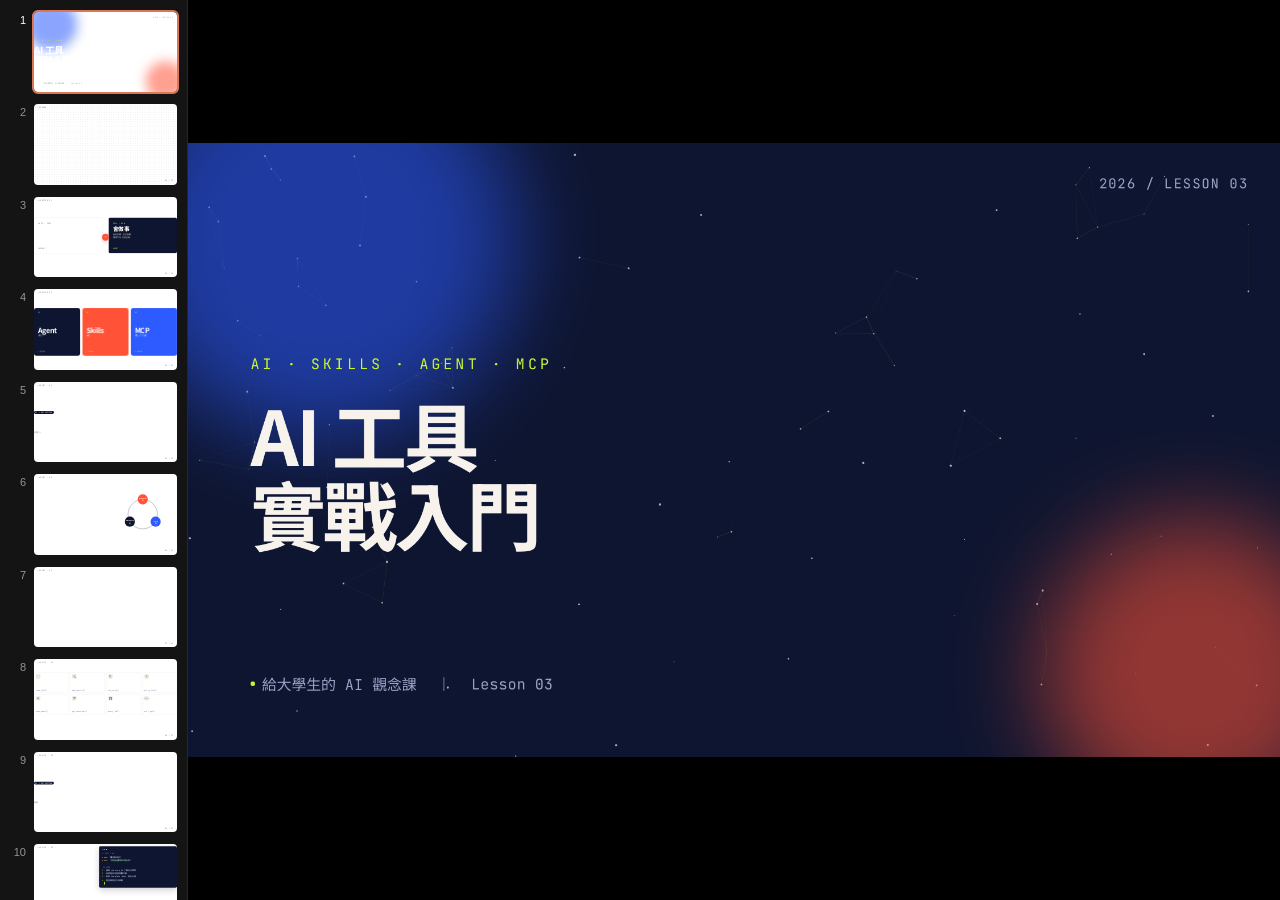
<file: slide/index.html>
<!DOCTYPE html>
<html lang="zh-Hant">
<head>
<meta charset="UTF-8">
<title>AI 工具實戰</title>
<link rel="preconnect" href="https://fonts.googleapis.com">
<link rel="preconnect" href="https://fonts.gstatic.com" crossorigin>
<link href="https://fonts.googleapis.com/css2?family=Noto+Sans+TC:wght@300;400;500;700;900&family=Space+Grotesk:wght@400;500;600;700&family=JetBrains+Mono:wght@400;500;700&display=swap" rel="stylesheet">
<style>
  deck-stage:not(:defined) { visibility: hidden; }

  :root {
    --bg: #F7F3EC;
    --bg-alt: #EDE6D6;
    --ink: #0E1530;
    --ink-soft: #2A3052;
    --muted: #6E7290;
    --line: #1A2040;
    --blue: #2D5BFF;
    --coral: #FF5236;
    --lime: #C6F432;
    --amber: #FFB627;

    --type-display: 200px;
    --type-hero: 132px;
    --type-title: 76px;
    --type-subtitle: 44px;
    --type-body: 32px;
    --type-small: 26px;
    --type-tag: 24px;
    --type-kbd: 24px;

    --pad-top: 100px;
    --pad-bottom: 90px;
    --pad-x: 110px;
    --gap-title: 52px;
    --gap-item: 28px;

    --font-display: 'Space Grotesk', 'Noto Sans TC', system-ui, sans-serif;
    --font-body: 'Noto Sans TC', 'Space Grotesk', system-ui, sans-serif;
    --font-mono: 'JetBrains Mono', 'Noto Sans TC', monospace;
  }

  * { box-sizing: border-box; }
  body { margin: 0; background: #0a0a0a; }

  deck-stage section {
    background: var(--bg);
    color: var(--ink);
    font-family: var(--font-body);
    overflow: hidden;
    padding: var(--pad-top) var(--pad-x) var(--pad-bottom);
  }
  deck-stage section.dark {
    background: var(--ink);
    color: var(--bg);
  }
  deck-stage section.dark .muted { color: #8A8FB0; }

  .muted { color: var(--muted); }
  .mono { font-family: var(--font-mono); }
  .display { font-family: var(--font-display); font-weight: 700; letter-spacing: -0.02em; }

  /* Page chrome */
  .page-num {
    position: absolute;
    bottom: 36px; right: 48px;
    font-family: var(--font-mono);
    font-size: 24px;
    color: var(--muted);
    letter-spacing: 0.08em;
  }
  .dark .page-num { color: #6B6F90; }

  .page-tag {
    position: absolute;
    top: 36px; left: 48px;
    font-family: var(--font-mono);
    font-size: 24px;
    color: var(--muted);
    letter-spacing: 0.12em;
    text-transform: uppercase;
    display: flex; align-items: center; gap: 12px;
  }
  .page-tag::before {
    content: ""; width: 10px; height: 10px;
    background: var(--coral); border-radius: 50%;
    display: inline-block;
  }
  .dark .page-tag { color: #8A8FB0; }

  /* ============== Animation primitives ============== */
  /* Activated only when slide is active (.is-active) so they re-trigger on visit */
  .anim { opacity: 0; }
  .is-active .anim {
    animation: fadeUp 0.7s cubic-bezier(.2,.7,.2,1) both;
    animation-delay: var(--d, 0s);
  }
  .is-active .anim-fade { animation: fadeIn 0.8s ease both; animation-delay: var(--d, 0s); }
  .is-active .anim-left { animation: slideRight 0.7s cubic-bezier(.2,.7,.2,1) both; animation-delay: var(--d, 0s); }
  .is-active .anim-scale { animation: popIn 0.6s cubic-bezier(.2,1.2,.4,1) both; animation-delay: var(--d, 0s); }
  .is-active .anim-draw { animation: drawIn 1.2s ease both; animation-delay: var(--d, 0s); }

  @keyframes fadeUp {
    from { opacity: 0; transform: translateY(28px); }
    to { opacity: 1; transform: translateY(0); }
  }
  @keyframes fadeIn { from { opacity: 0; } to { opacity: 1; } }
  @keyframes slideRight {
    from { opacity: 0; transform: translateX(-40px); }
    to { opacity: 1; transform: translateX(0); }
  }
  @keyframes popIn {
    from { opacity: 0; transform: scale(0.7); }
    to { opacity: 1; transform: scale(1); }
  }
  @keyframes drawIn {
    from { stroke-dashoffset: var(--dash, 1000); opacity: 0; }
    to { stroke-dashoffset: 0; opacity: 1; }
  }

  /* Typography helpers */
  h1, h2, h3, p { margin: 0; }
  .eyebrow {
    font-family: var(--font-mono);
    font-size: var(--type-tag);
    letter-spacing: 0.18em;
    text-transform: uppercase;
    color: var(--coral);
    margin-bottom: 32px;
  }
  .dark .eyebrow { color: var(--lime); }
  .title { font-family: var(--font-display); font-weight: 700; font-size: var(--type-title); line-height: 0.98; letter-spacing: -0.025em; }
  .subtitle { font-size: var(--type-subtitle); line-height: 1.15; font-weight: 500; }
  .body { font-size: var(--type-body); line-height: 1.45; }

  /* Marks */
  .underline-mark {
    background-image: linear-gradient(transparent 62%, var(--lime) 62%, var(--lime) 92%, transparent 92%);
    padding: 0 4px;
  }
  .ink-pill {
    display: inline-block;
    background: var(--ink); color: var(--bg);
    padding: 4px 18px; border-radius: 999px;
    font-family: var(--font-mono);
    font-size: var(--type-tag);
    letter-spacing: 0.06em;
  }
  .accent-blue { color: var(--blue); }
  .accent-coral { color: var(--coral); }
  .accent-lime-bg { background: var(--lime); color: var(--ink); }

  /* Decorative dot grid backgrounds */
  .grid-bg {
    position: absolute; inset: 0;
    background-image: radial-gradient(circle, rgba(14,21,48,0.07) 1.2px, transparent 1.2px);
    background-size: 32px 32px;
    pointer-events: none;
  }
  .dark .grid-bg {
    background-image: radial-gradient(circle, rgba(247,243,236,0.08) 1.2px, transparent 1.2px);
  }

  /* ============== Slide-specific ============== */

  /* S1 — Cover */
  .cover { position: relative; display: flex; flex-direction: column; justify-content: center; }
  .cover canvas {
    position: absolute; inset: 0; width: 100%; height: 100%;
    pointer-events: none;
  }
  .cover-hero {
    font-family: var(--font-display);
    font-weight: 700;
    font-size: var(--type-hero);
    line-height: 1.05;
    letter-spacing: -0.04em;
    position: relative; z-index: 2;
  }
  .cover-hero .line { display: block; }
  .is-active .cover-hero .line {
    animation: fadeUp 0.9s cubic-bezier(.2,.7,.2,1) both;
  }
  .is-active .cover-hero .line:nth-child(1) { animation-delay: 0.1s; }
  .is-active .cover-hero .line:nth-child(2) { animation-delay: 0.3s; }
  .cover-meta {
    position: absolute; left: 110px; bottom: 110px;
    display: flex; gap: 40px;
    font-family: var(--font-mono);
    font-size: var(--type-small);
    color: #9CA0C5;
    z-index: 3;
  }
  .cover-meta span { display: inline-flex; align-items: center; gap: 12px; }
  .cover-meta .dot { width: 8px; height: 8px; background: var(--lime); border-radius: 50%; }
  .cover-corner {
    position: absolute; top: 56px; right: 56px;
    font-family: var(--font-mono); font-size: 24px;
    color: #9CA0C5; letter-spacing: 0.1em;
    z-index: 2;
  }
  .cover-blob {
    position: absolute; z-index: 1;
    border-radius: 50%; filter: blur(80px);
    opacity: 0.55;
  }

  /* S2 — Agenda */
  .agenda { display: grid; grid-template-columns: 1fr 1.4fr; gap: 80px; align-items: center; height: 100%; }
  .agenda-list { display: flex; flex-direction: column; gap: 18px; }
  .agenda-item {
    display: grid; grid-template-columns: 80px 1fr auto; gap: 28px; align-items: baseline;
    padding: 18px 0; border-bottom: 1px solid rgba(14,21,48,0.12);
    font-size: 38px;
  }
  .agenda-item .num { font-family: var(--font-mono); font-size: 26px; color: var(--coral); letter-spacing: 0.05em; }
  .agenda-item .label { font-weight: 500; letter-spacing: -0.01em; }
  .agenda-item .min { font-family: var(--font-mono); font-size: 24px; color: var(--muted); }

  /* S3 — chat to action */
  .split { display: grid; grid-template-columns: 1fr 1fr; gap: 80px; height: 100%; align-items: center; }
  .pane {
    background: white;
    border-radius: 24px;
    padding: 56px;
    border: 1px solid rgba(14,21,48,0.08);
    height: 480px;
    display: flex; flex-direction: column; gap: 24px;
    position: relative; overflow: hidden;
  }
  .pane.right { background: var(--ink); color: var(--bg); }
  .pane .label { font-family: var(--font-mono); font-size: 24px; letter-spacing: 0.1em; text-transform: uppercase; color: var(--muted); }
  .pane.right .label { color: var(--lime); }
  .pane .big { font-family: var(--font-display); font-weight: 700; font-size: 76px; letter-spacing: -0.03em; line-height: 1; }
  .pane .desc { font-size: 26px; line-height: 1.45; }
  .arrow-between {
    position: absolute; left: 50%; top: 50%;
    transform: translate(-50%, -50%);
    width: 92px; height: 92px;
    border-radius: 50%; background: var(--coral); color: white;
    display: flex; align-items: center; justify-content: center;
    font-size: 50px; z-index: 3;
    box-shadow: 0 12px 40px rgba(255,82,54,0.4);
  }
  .is-active .arrow-between { animation: pulse 2s ease-in-out infinite, popIn 0.7s cubic-bezier(.2,1.2,.4,1) 0.6s both; }
  @keyframes pulse {
    0%, 100% { box-shadow: 0 12px 40px rgba(255,82,54,0.4); }
    50% { box-shadow: 0 12px 60px rgba(255,82,54,0.7); }
  }

  /* S4 — three keywords flip cards */
  .three-grid { display: grid; grid-template-columns: 1fr 1fr 1fr; gap: 32px; height: 640px; }
  .flip-card {
    perspective: 1200px;
    cursor: pointer;
  }
  .flip-inner {
    position: relative; width: 100%; height: 100%;
    transform-style: preserve-3d;
    transition: transform 0.8s cubic-bezier(.2,.7,.2,1);
  }
  .flip-card:hover .flip-inner,
  .flip-card.is-flipped .flip-inner {
    transform: rotateY(180deg);
  }
  .flip-face {
    position: absolute; inset: 0;
    backface-visibility: hidden;
    border-radius: 28px;
    padding: 48px;
    display: flex; flex-direction: column; justify-content: space-between;
  }
  .flip-front.coral { background: var(--coral); color: white; }
  .flip-front.blue { background: var(--blue); color: white; }
  .flip-front.ink { background: var(--ink); color: white; }
  .flip-back {
    background: white; color: var(--ink);
    transform: rotateY(180deg);
    border: 2px solid var(--ink);
  }
  .flip-num {
    font-family: var(--font-mono); font-size: 24px;
    letter-spacing: 0.1em; opacity: 0.8;
  }
  .flip-word { font-family: var(--font-display); font-weight: 700; font-size: 96px; letter-spacing: -0.03em; line-height: 0.95; }
  .flip-hint { font-size: 24px; opacity: 0.85; }
  .flip-desc { font-size: 26px; line-height: 1.45; }

  /* S5 / S9 / S11 — definition slides */
  .def-row { display: grid; grid-template-columns: 1fr 1.1fr; gap: 100px; height: 100%; align-items: center; }
  .def-word {
    font-family: var(--font-display); font-weight: 700;
    font-size: var(--type-display); letter-spacing: -0.04em; line-height: 0.92;
  }
  .def-word small {
    display: block; font-family: var(--font-mono); font-weight: 400;
    font-size: 26px; color: var(--muted);
    letter-spacing: 0.18em; text-transform: uppercase;
    margin-top: 24px;
  }
  .def-body { font-size: 36px; line-height: 1.45; }
  .def-body .key { color: var(--coral); font-weight: 700; }

  /* S6 — Agent loop SVG */
  .loop-wrap { display: grid; grid-template-columns: 1fr 1fr; gap: 80px; align-items: center; height: 100%; }
  .loop-svg { width: 100%; height: 560px; }
  .loop-node-circle {
    fill: var(--bg);
    stroke: var(--ink); stroke-width: 3;
  }
  .loop-node-circle.active { fill: var(--lime); }
  .loop-label { font-family: var(--font-display); font-weight: 700; font-size: 36px; }
  .loop-sub { font-family: var(--font-mono); font-size: 18px; fill: var(--muted); }
  .loop-arc { fill: none; stroke: var(--ink); stroke-width: 3; stroke-linecap: round; }
  .is-active .loop-arc {
    stroke-dasharray: 600;
    stroke-dashoffset: 600;
    animation: dashIn 1.5s ease forwards;
    animation-delay: 0.3s;
  }
  @keyframes dashIn { to { stroke-dashoffset: 0; } }
  .is-active .loop-orbit {
    animation: spin 6s linear infinite;
    transform-origin: 280px 280px;
  }
  @keyframes spin {
    to { transform: rotate(360deg); }
  }

  /* S7 — comparison table */
  .vs-table {
    display: grid; grid-template-columns: 1fr 1fr 1fr; gap: 0;
    border: 2px solid var(--ink); border-radius: 20px; overflow: hidden;
  }
  .vs-cell { padding: 28px 32px; font-size: 28px; }
  .vs-cell.head { background: var(--ink); color: var(--bg); font-family: var(--font-display); font-weight: 700; font-size: 32px; }
  .vs-cell.row-label { font-family: var(--font-mono); color: var(--muted); font-size: 24px; letter-spacing: 0.1em; text-transform: uppercase; }
  .vs-cell:not(:last-child) { border-right: 1px solid rgba(14,21,48,0.15); }
  .vs-row:not(:last-child) .vs-cell { border-bottom: 1px solid rgba(14,21,48,0.15); }
  .vs-pill {
    display: inline-block; padding: 6px 18px; border-radius: 999px;
    font-size: 24px; font-family: var(--font-mono); letter-spacing: 0.05em;
  }
  .vs-pill.no { background: rgba(255,82,54,0.15); color: var(--coral); }
  .vs-pill.yes { background: var(--lime); color: var(--ink); }

  /* S8 — tool icons grid */
  .tools-grid {
    display: grid; grid-template-columns: repeat(4, 1fr); gap: 20px;
  }
  .tool-card {
    aspect-ratio: 1.7;
    background: white; border-radius: 20px;
    border: 1px solid rgba(14,21,48,0.1);
    padding: 24px 26px;
    display: flex; flex-direction: column; justify-content: space-between;
    transition: transform 0.3s ease, box-shadow 0.3s ease, background 0.3s ease, color 0.3s ease;
    cursor: pointer;
  }
  .tool-card:hover {
    transform: translateY(-8px) rotate(-2deg);
    box-shadow: 0 20px 40px rgba(14,21,48,0.18);
    background: var(--ink); color: var(--bg);
  }
  .tool-card:hover .tool-name { color: var(--lime); }
  .tool-icon {
    width: 58px; height: 58px; border-radius: 14px;
    background: var(--bg-alt);
    display: flex; align-items: center; justify-content: center;
    font-family: var(--font-display); font-weight: 700; font-size: 28px;
    color: var(--ink);
  }
  .tool-card:hover .tool-icon { background: var(--coral); color: white; }
  .tool-name { font-family: var(--font-display); font-weight: 600; font-size: 26px; letter-spacing: -0.01em; transition: color 0.3s ease; }
  .tool-tag { font-family: var(--font-mono); font-size: 24px; color: var(--muted); margin-top: 4px; }
  .tool-card:hover .tool-tag { color: rgba(247,243,236,0.7); }

  /* S10 — Skills example terminal */
  .terminal {
    background: var(--ink); color: #D8DCFF;
    border-radius: 20px; padding: 36px 44px;
    font-family: var(--font-mono); font-size: 26px;
    line-height: 1.7; min-height: 540px;
    box-shadow: 0 30px 80px rgba(14,21,48,0.2);
    position: relative;
  }
  .terminal-bar {
    display: flex; gap: 10px; margin-bottom: 28px;
  }
  .terminal-bar span { width: 14px; height: 14px; border-radius: 50%; background: rgba(255,255,255,0.25); }
  .terminal-bar span:nth-child(1) { background: #FF5236; }
  .terminal-bar span:nth-child(2) { background: #FFB627; }
  .terminal-bar span:nth-child(3) { background: #C6F432; }
  .term-line { display: block; }
  .term-prompt { color: var(--lime); }
  .term-comment { color: #6E7290; }
  .term-key { color: var(--amber); }
  .term-str { color: #9DF1AC; }
  .cursor-blink::after {
    content: "▊"; color: var(--lime);
    animation: blink 1s steps(2) infinite;
    margin-left: 4px;
  }
  @keyframes blink { 50% { opacity: 0; } }

  /* Typing animation — staggered reveal */
  .is-active .term-line {
    opacity: 0;
    animation: typeAppear 0.4s ease forwards;
  }

  /* S11 — MCP simple diagram */
  .mcp-diagram { display: flex; align-items: center; justify-content: center; gap: 40px; padding: 40px 0; }
  .mcp-node {
    background: white; border: 2px solid var(--ink);
    border-radius: 20px; padding: 28px 36px;
    font-family: var(--font-display); font-weight: 600;
    font-size: 30px; min-width: 220px; text-align: center;
  }
  .mcp-node.ai { background: var(--ink); color: white; }
  .mcp-node.mcp { background: var(--coral); color: white; border-color: var(--coral); }
  .mcp-line {
    flex: 1; height: 3px; background: var(--ink);
    position: relative;
  }
  .mcp-line::after {
    content: ""; position: absolute;
    right: -2px; top: 50%; transform: translateY(-50%);
    width: 14px; height: 14px;
    border: 3px solid var(--ink); border-left: 0; border-bottom: 0;
    transform: translateY(-50%) rotate(45deg);
  }
  .is-active .mcp-line {
    background: linear-gradient(90deg, var(--ink) 50%, transparent 50%);
    background-size: 200% 100%;
    animation: flowLine 1.4s linear infinite;
  }
  @keyframes flowLine {
    from { background-position: 100% 0; }
    to { background-position: 0% 0; }
  }

  /* S12 — MCP design */
  .mcp-layers { display: flex; flex-direction: column; gap: 18px; }
  .mcp-layer {
    background: white; border: 1px solid rgba(14,21,48,0.1);
    border-radius: 16px; padding: 28px 36px;
    display: grid; grid-template-columns: 120px 280px 1fr; gap: 36px; align-items: center;
  }
  .mcp-layer .l-num { font-family: var(--font-mono); font-size: 28px; color: var(--coral); }
  .mcp-layer .l-name { font-family: var(--font-display); font-weight: 600; font-size: 32px; }
  .mcp-layer .l-desc { font-size: 24px; color: var(--ink-soft); line-height: 1.4; }

  /* S13 — Connectors grid */
  .conn-grid {
    display: grid; grid-template-columns: repeat(6, 1fr); gap: 18px;
  }
  .conn-card {
    aspect-ratio: 1.4;
    background: white;
    border: 1px solid rgba(14,21,48,0.1);
    border-radius: 18px;
    display: flex; flex-direction: column; justify-content: center; align-items: center;
    gap: 12px;
    transition: all 0.3s ease;
  }
  .conn-card:hover {
    background: var(--ink); color: white;
    transform: scale(1.05);
    border-color: var(--ink);
  }
  .conn-emoji {
    width: 56px; height: 56px; border-radius: 14px;
    background: var(--bg-alt);
    display: flex; align-items: center; justify-content: center;
    font-family: var(--font-display); font-weight: 700; font-size: 26px;
  }
  .conn-card:hover .conn-emoji { background: var(--lime); color: var(--ink); }
  .conn-name { font-family: var(--font-display); font-weight: 600; font-size: 24px; }

  /* S14 — Three-way orchestration */
  .orch-stage { position: relative; width: 100%; height: 620px; }
  .orch-svg { position: absolute; inset: 0; }
  .orch-node {
    position: absolute;
    background: white; border: 2px solid var(--ink);
    border-radius: 24px; padding: 24px 32px;
    font-family: var(--font-display); font-weight: 700;
    text-align: center;
    box-shadow: 0 16px 40px rgba(14,21,48,0.1);
  }
  .orch-node .n-title { font-size: 36px; letter-spacing: -0.01em; }
  .orch-node .n-sub { font-family: var(--font-body); font-weight: 400; font-size: 24px; color: var(--muted); margin-top: 6px; }
  .orch-node.agent { background: var(--ink); color: white; top: 0; left: 50%; transform: translateX(-50%); }
  .orch-node.agent .n-sub { color: rgba(255,255,255,0.6); }
  .orch-node.skills { background: var(--coral); color: white; border-color: var(--coral); bottom: 0; left: 8%; }
  .orch-node.skills .n-sub { color: rgba(255,255,255,0.8); }
  .orch-node.mcp { background: var(--blue); color: white; border-color: var(--blue); bottom: 0; right: 8%; }
  .orch-node.mcp .n-sub { color: rgba(255,255,255,0.8); }
  .orch-edge {
    position: absolute; background: var(--ink);
    height: 2px; transform-origin: left center;
  }
  .orch-tag {
    position: absolute;
    background: var(--lime); color: var(--ink);
    padding: 4px 14px; border-radius: 999px;
    font-family: var(--font-mono); font-size: 24px;
    transform: translate(-50%, -50%);
  }

  /* S15 — stats / use cases */
  .stats-grid { display: grid; grid-template-columns: repeat(3, 1fr); gap: 40px; }
  .stat-card {
    background: white; border-radius: 24px;
    border: 1px solid rgba(14,21,48,0.08);
    padding: 48px;
    display: flex; flex-direction: column; gap: 20px;
    min-height: 380px;
  }
  .stat-num {
    font-family: var(--font-display); font-weight: 700;
    font-size: 140px; line-height: 0.9; letter-spacing: -0.04em;
    color: var(--ink);
  }
  .stat-num .pct { font-size: 80px; color: var(--coral); }
  .stat-label { font-family: var(--font-display); font-weight: 600; font-size: 30px; letter-spacing: -0.01em; }
  .stat-desc { font-size: 24px; line-height: 1.45; color: var(--muted); }

  /* S16 — hands-on terminal */
  .step-list { display: flex; flex-direction: column; gap: 24px; }
  .step-row {
    display: grid; grid-template-columns: 80px 1fr;
    gap: 32px; align-items: start;
  }
  .step-num {
    width: 64px; height: 64px; border-radius: 50%;
    background: var(--coral); color: white;
    display: flex; align-items: center; justify-content: center;
    font-family: var(--font-display); font-weight: 700; font-size: 30px;
  }
  .step-body { padding-top: 8px; }
  .step-title { font-family: var(--font-display); font-weight: 600; font-size: 34px; margin-bottom: 6px; letter-spacing: -0.01em; }
  .step-desc { font-size: 24px; color: var(--ink-soft); line-height: 1.4; }
  .step-desc code { font-family: var(--font-mono); font-size: 24px; background: var(--bg-alt); padding: 4px 10px; border-radius: 8px; }

  /* S17 — misconceptions */
  .misc-list { display: flex; flex-direction: column; gap: 24px; }
  .misc-row {
    display: grid; grid-template-columns: 48px 1fr 48px 1fr;
    gap: 28px; align-items: center;
    padding: 24px 0;
    border-bottom: 1px solid rgba(14,21,48,0.1);
  }
  .misc-row .x { color: var(--coral); font-size: 40px; font-weight: 700; text-align: center; }
  .misc-row .v { color: var(--blue); font-size: 40px; font-weight: 700; text-align: center; }
  .misc-row .myth { font-size: 26px; color: var(--muted); text-decoration: line-through; }
  .misc-row .fact { font-size: 28px; color: var(--ink); font-weight: 500; }

  /* S18 — recap */
  .recap-grid { display: grid; grid-template-columns: repeat(3, 1fr); gap: 32px; }
  .recap-card {
    background: var(--bg-alt); border-radius: 24px;
    padding: 40px;
    display: flex; flex-direction: column; gap: 20px;
    min-height: 380px;
    border-left: 6px solid var(--coral);
  }
  .recap-card:nth-child(2) { border-left-color: var(--blue); }
  .recap-card:nth-child(3) { border-left-color: var(--ink); }
  .recap-eyebrow { font-family: var(--font-mono); font-size: 24px; letter-spacing: 0.15em; text-transform: uppercase; color: var(--muted); }
  .recap-word { font-family: var(--font-display); font-weight: 700; font-size: 56px; letter-spacing: -0.02em; line-height: 1; }
  .recap-line { font-size: 24px; line-height: 1.45; }

  /* S19 — QA */
  .qa-stage { display: flex; flex-direction: column; align-items: center; justify-content: center; height: 100%; gap: 60px; }
  .qa-mark {
    font-family: var(--font-display); font-weight: 700;
    font-size: 520px; line-height: 0.85; letter-spacing: -0.06em;
    color: var(--bg);
    position: relative;
  }
  .qa-mark .amp { color: var(--coral); }
  .is-active .qa-mark .q { animation: rise 0.9s cubic-bezier(.2,.7,.2,1) both; animation-delay: 0.2s; display: inline-block; }
  .is-active .qa-mark .amp { animation: popIn 0.7s cubic-bezier(.2,1.2,.4,1) both; animation-delay: 0.5s; display: inline-block; }
  .is-active .qa-mark .a { animation: rise 0.9s cubic-bezier(.2,.7,.2,1) both; animation-delay: 0.8s; display: inline-block; }
  .qa-sub { font-family: var(--font-mono); font-size: 32px; letter-spacing: 0.2em; color: var(--muted); text-transform: uppercase; }

  /* Section header style */
  .section-cover { display: flex; flex-direction: column; justify-content: center; gap: 36px; position: relative; }
  .section-num {
    font-family: var(--font-mono); font-size: 26px;
    letter-spacing: 0.18em; color: var(--coral);
  }
  .section-title {
    font-family: var(--font-display); font-weight: 700;
    font-size: 220px; line-height: 0.9; letter-spacing: -0.04em;
  }

  /* Section title for use as full slide */
  /* Big number stat single */
  .single-stat {
    display: flex; flex-direction: column; justify-content: center; height: 100%; gap: 36px;
  }
  .single-stat-num {
    font-family: var(--font-display); font-weight: 700;
    font-size: 460px; line-height: 0.85; letter-spacing: -0.05em;
    color: var(--ink);
  }
</style>
</head>
<body>

<script type="application/json" id="speaker-notes">[]</script>

<deck-stage width="1920" height="1080">

<!-- ============ 1. Cover ============ -->
<section data-label="Cover" class="dark cover">
  <canvas id="particles"></canvas>
  <div class="cover-corner">2026 / LESSON 03</div>
  <div class="cover-blob" style="width: 700px; height: 700px; background: var(--blue); left: -120px; top: -180px;"></div>
  <div class="cover-blob" style="width: 540px; height: 540px; background: var(--coral); right: -120px; bottom: -120px;"></div>
  <div style="position: relative; z-index: 3;">
    <div class="anim" style="--d: 0s; font-family: var(--font-mono); font-size: 26px; color: var(--lime); letter-spacing: 0.2em; margin-bottom: 36px;">AI · SKILLS · AGENT · MCP</div>
    <h1 class="cover-hero">
      <span class="line">AI 工具</span>
      <span class="line">實戰入門</span>
    </h1>
  </div>
  <div class="cover-meta anim" style="--d: 0.9s;">
    <span><span class="dot"></span>給大學生的 AI 觀念課</span>
    <span style="opacity: 0.5;">|</span>
    <span>Lesson 03</span>
  </div>
</section>

<!-- ============ 2. Agenda ============ -->
<section data-label="Agenda">
  <div class="grid-bg"></div>
  <div class="page-tag">Agenda</div>
  <div class="agenda">
    <div>
      <div class="eyebrow anim" style="--d: 0s;">今日地圖</div>
      <h2 class="title anim" style="--d: 0.1s;">
        從<span class="underline-mark">會聊天</span><br>
        到<br>
        會做事
      </h2>
    </div>
    <div class="agenda-list">
      <div class="agenda-item anim" style="--d: 0.3s;">
        <span class="num">01</span><span class="label">為什麼 AI 不只是聊天機器人</span><span class="min">5 min</span>
      </div>
      <div class="agenda-item anim" style="--d: 0.4s;">
        <span class="num">02</span><span class="label">三個關鍵字：Agent · Skills · MCP</span><span class="min">10 min</span>
      </div>
      <div class="agenda-item anim" style="--d: 0.5s;">
        <span class="num">03</span><span class="label">它們怎麼一起工作</span><span class="min">8 min</span>
      </div>
      <div class="agenda-item anim" style="--d: 0.6s;">
        <span class="num">04</span><span class="label">實際應用與動手練習</span><span class="min">5 min</span>
      </div>
      <div class="agenda-item anim" style="--d: 0.7s;">
        <span class="num">05</span><span class="label">常見誤解與重點回顧</span><span class="min">2 min</span>
      </div>
    </div>
  </div>
  <div class="page-num">02 / 19</div>
</section>

<!-- ============ 3. Chat to action ============ -->
<section data-label="From chat to action">
  <div class="page-tag">Chapter 01</div>
  <div style="margin-bottom: 60px;">
    <div class="eyebrow anim">從聊天到行動</div>
    <h2 class="title anim" style="--d: 0.1s;">AI 不再只是<span class="underline-mark">回答你</span>，<br>它開始<span class="accent-coral">替你做事</span>。</h2>
  </div>
  <div class="split" style="height: 480px;">
    <div class="pane anim-scale" style="--d: 0.3s;">
      <div class="label">2022 — 2023</div>
      <div class="big">會聊天</div>
      <div class="desc">輸入問題 → 收到答案。<br>對話結束後一切歸零。</div>
      <div class="mono" style="font-size: 24px; color: var(--muted); margin-top: auto;">CHATBOT</div>
    </div>
    <div class="arrow-between">→</div>
    <div class="pane right anim-scale" style="--d: 0.6s;">
      <div class="label">2024 — NOW</div>
      <div class="big">會做事</div>
      <div class="desc">給定目標 → 自己拆解、<br>調用工具、完成任務。</div>
      <div class="mono" style="font-size: 24px; color: var(--lime); margin-top: auto;">AGENT</div>
    </div>
  </div>
  <div class="page-num">03 / 19</div>
</section>

<!-- ============ 4. Three keywords flip cards ============ -->
<section data-label="Three keywords">
  <div class="page-tag">Chapter 02</div>
  <div style="margin-bottom: 40px;">
    <div class="eyebrow anim">三個關鍵字</div>
    <h2 class="title anim" style="--d: 0.1s;">記住這三個詞，<br>你就抓得住整堂課。<span class="mono" style="font-size: 24px; color: var(--muted); margin-left: 16px;">/ hover 翻牌</span></h2>
  </div>
  <div class="three-grid">
    <div class="flip-card anim-scale" style="--d: 0.3s;">
      <div class="flip-inner">
        <div class="flip-face flip-front ink">
          <div class="flip-num">01</div>
          <div>
            <div class="flip-word">Agent</div>
            <div class="flip-hint" style="margin-top: 16px;">代理人</div>
          </div>
          <div class="mono" style="font-size: 24px; opacity: 0.6;">→ HOVER</div>
        </div>
        <div class="flip-face flip-back">
          <div class="flip-num accent-coral">01 · AGENT</div>
          <div class="flip-desc">會自己拆解任務、選擇工具、執行、檢查結果的 AI。<br><br>不是一問一答，而是<strong>持續循環</strong>。</div>
          <div class="mono" style="font-size: 24px; color: var(--muted);">代理人</div>
        </div>
      </div>
    </div>
    <div class="flip-card anim-scale" style="--d: 0.45s;">
      <div class="flip-inner">
        <div class="flip-face flip-front coral">
          <div class="flip-num">02</div>
          <div>
            <div class="flip-word">Skills</div>
            <div class="flip-hint" style="margin-top: 16px;">技能</div>
          </div>
          <div class="mono" style="font-size: 24px; opacity: 0.6;">→ HOVER</div>
        </div>
        <div class="flip-face flip-back">
          <div class="flip-num accent-coral">02 · SKILLS</div>
          <div class="flip-desc">寫好的「做事說明書」。<br><br>讓 AI 知道<strong>什麼時候</strong>該做什麼、<strong>怎麼做</strong>。</div>
          <div class="mono" style="font-size: 24px; color: var(--muted);">技能</div>
        </div>
      </div>
    </div>
    <div class="flip-card anim-scale" style="--d: 0.6s;">
      <div class="flip-inner">
        <div class="flip-face flip-front blue">
          <div class="flip-num">03</div>
          <div>
            <div class="flip-word">MCP</div>
            <div class="flip-hint" style="margin-top: 16px;">模型上下文協定</div>
          </div>
          <div class="mono" style="font-size: 24px; opacity: 0.6;">→ HOVER</div>
        </div>
        <div class="flip-face flip-back">
          <div class="flip-num accent-coral">03 · MCP</div>
          <div class="flip-desc">AI 與外部世界溝通的「<strong>統一插頭</strong>」。<br><br>一個標準，連到所有工具。</div>
          <div class="mono" style="font-size: 24px; color: var(--muted);">Model Context Protocol</div>
        </div>
      </div>
    </div>
  </div>
  <div class="page-num">04 / 19</div>
</section>

<!-- ============ 5. What is Agent ============ -->
<section data-label="What is Agent">
  <div class="page-tag">Agent · 01</div>
  <div class="def-row">
    <div class="anim-left">
      <div class="ink-pill" style="margin-bottom: 32px;">01 / DEFINITION</div>
      <div class="def-word">Agent<small>代理人</small></div>
    </div>
    <div class="def-body anim" style="--d: 0.3s;">
      一個能<span class="key">自己思考、自己行動</span>的 AI。<br><br>
      你給它一個目標，它會：<br>
      <div style="margin-top: 24px; padding-left: 24px; border-left: 4px solid var(--lime); display: flex; flex-direction: column; gap: 12px;">
        <div>① 想：這個目標需要做什麼？</div>
        <div>② 做：呼叫合適的工具去執行</div>
        <div>③ 看：檢查結果對不對</div>
        <div>④ 修：不對就調整再試一次</div>
      </div>
    </div>
  </div>
  <div class="page-num">05 / 19</div>
</section>

<!-- ============ 6. Agent loop ============ -->
<section data-label="Agent loop">
  <div class="page-tag">Agent · 02</div>
  <div class="loop-wrap">
    <div>
      <div class="eyebrow anim">Agent 的循環</div>
      <h2 class="title anim" style="--d: 0.1s;">Think → Act → Observe</h2>
      <p class="body anim" style="--d: 0.3s; margin-top: 36px; max-width: 480px;">
        Agent 最核心的就是這個迴圈。<br><br>
        每一輪，AI 都在<span class="accent-coral" style="font-weight: 700;">縮短跟目標的距離</span>，直到任務完成。
      </p>
    </div>
    <svg class="loop-svg" viewBox="0 0 560 560">
      <!-- circular orbit dashed -->
      <circle cx="280" cy="280" r="200" fill="none" stroke="rgba(14,21,48,0.15)" stroke-width="2" stroke-dasharray="6 8"/>
      <!-- arc with arrow -->
      <path class="loop-arc" d="M 280 80 A 200 200 0 0 1 453 380" stroke-dasharray="600" style="--dash:600;" stroke="var(--coral)" stroke-width="4"/>
      <path class="loop-arc" d="M 453 380 A 200 200 0 0 1 107 380" stroke-dasharray="600" style="--dash:600;" stroke="var(--blue)" stroke-width="4"/>
      <path class="loop-arc" d="M 107 380 A 200 200 0 0 1 280 80" stroke-dasharray="600" style="--dash:600;" stroke="var(--ink)" stroke-width="4"/>
      <!-- nodes -->
      <g>
        <circle cx="280" cy="80" r="68" fill="var(--coral)"/>
        <text x="280" y="78" text-anchor="middle" font-family="Space Grotesk" font-weight="700" font-size="30" fill="white">THINK</text>
        <text x="280" y="108" text-anchor="middle" font-family="Noto Sans TC" font-size="24" fill="rgba(255,255,255,0.85)">想</text>
      </g>
      <g>
        <circle cx="453" cy="380" r="68" fill="var(--blue)"/>
        <text x="453" y="378" text-anchor="middle" font-family="Space Grotesk" font-weight="700" font-size="30" fill="white">ACT</text>
        <text x="453" y="408" text-anchor="middle" font-family="Noto Sans TC" font-size="24" fill="rgba(255,255,255,0.85)">做</text>
      </g>
      <g>
        <circle cx="107" cy="380" r="68" fill="var(--ink)"/>
        <text x="107" y="376" text-anchor="middle" font-family="Space Grotesk" font-weight="700" font-size="24" fill="white">OBSERVE</text>
        <text x="107" y="406" text-anchor="middle" font-family="Noto Sans TC" font-size="24" fill="var(--lime)">看</text>
      </g>
      <!-- orbiting dot -->
      <g class="loop-orbit">
        <circle cx="480" cy="280" r="10" fill="var(--lime)"/>
      </g>
    </svg>
  </div>
  <div class="page-num">06 / 19</div>
</section>

<!-- ============ 7. Agent vs Chatbot ============ -->
<section data-label="Agent vs Chatbot">
  <div class="page-tag">Agent · 03</div>
  <div style="margin-bottom: 50px;">
    <div class="eyebrow anim">Agent vs Chatbot</div>
    <h2 class="title anim" style="--d: 0.1s;">差別在<span class="underline-mark">主動性</span>。</h2>
  </div>
  <div class="vs-table anim" style="--d: 0.3s;">
    <div class="vs-row" style="display: contents;">
      <div class="vs-cell head"></div>
      <div class="vs-cell head">Chatbot 聊天機器人</div>
      <div class="vs-cell head">Agent 代理人</div>
    </div>
    <div class="vs-row" style="display: contents;">
      <div class="vs-cell row-label">輸入</div>
      <div class="vs-cell">一句話 / 一個問題</div>
      <div class="vs-cell">一個目標 / 一個任務</div>
    </div>
    <div class="vs-row" style="display: contents;">
      <div class="vs-cell row-label">輸出</div>
      <div class="vs-cell">回答你</div>
      <div class="vs-cell">完成事情</div>
    </div>
    <div class="vs-row" style="display: contents;">
      <div class="vs-cell row-label">使用工具</div>
      <div class="vs-cell"><span class="vs-pill no">通常不會</span></div>
      <div class="vs-cell"><span class="vs-pill yes">會主動呼叫</span></div>
    </div>
    <div class="vs-row" style="display: contents;">
      <div class="vs-cell row-label">多步驟</div>
      <div class="vs-cell"><span class="vs-pill no">單次回應</span></div>
      <div class="vs-cell"><span class="vs-pill yes">循環直到完成</span></div>
    </div>
  </div>
  <div class="page-num">07 / 19</div>
</section>

<!-- ============ 8. Power of tools ============ -->
<section data-label="Power of tools">
  <div class="page-tag">Skills · 01</div>
  <div style="margin-bottom: 40px;">
    <div class="eyebrow anim">工具的力量</div>
    <h2 class="title anim" style="--d: 0.1s;">沒有工具的 AI，就像沒有手的大腦。</h2>
  </div>
  <div class="tools-grid">
    <div class="tool-card anim-scale" style="--d: 0.3s;">
      <div class="tool-icon">📄</div>
      <div>
        <div class="tool-name">讀檔案</div>
        <div class="tool-tag">read_file()</div>
      </div>
    </div>
    <div class="tool-card anim-scale" style="--d: 0.35s;">
      <div class="tool-icon">🔍</div>
      <div>
        <div class="tool-name">搜尋網路</div>
        <div class="tool-tag">web_search()</div>
      </div>
    </div>
    <div class="tool-card anim-scale" style="--d: 0.4s;">
      <div class="tool-icon">⌘</div>
      <div>
        <div class="tool-name">執行程式</div>
        <div class="tool-tag">run_code()</div>
      </div>
    </div>
    <div class="tool-card anim-scale" style="--d: 0.45s;">
      <div class="tool-icon">✎</div>
      <div>
        <div class="tool-name">寫檔案</div>
        <div class="tool-tag">write_file()</div>
      </div>
    </div>
    <div class="tool-card anim-scale" style="--d: 0.5s;">
      <div class="tool-icon">✉</div>
      <div>
        <div class="tool-name">寄信</div>
        <div class="tool-tag">send_email()</div>
      </div>
    </div>
    <div class="tool-card anim-scale" style="--d: 0.55s;">
      <div class="tool-icon">📅</div>
      <div>
        <div class="tool-name">查行事曆</div>
        <div class="tool-tag">get_calendar()</div>
      </div>
    </div>
    <div class="tool-card anim-scale" style="--d: 0.6s;">
      <div class="tool-icon">💾</div>
      <div>
        <div class="tool-name">查資料庫</div>
        <div class="tool-tag">query_db()</div>
      </div>
    </div>
    <div class="tool-card anim-scale" style="--d: 0.65s;">
      <div class="tool-icon">···</div>
      <div>
        <div class="tool-name">任何 API</div>
        <div class="tool-tag">call_api()</div>
      </div>
    </div>
  </div>
  <div class="page-num">08 / 19</div>
</section>

<!-- ============ 9. What is Skills ============ -->
<section data-label="What is Skills">
  <div class="page-tag">Skills · 02</div>
  <div class="def-row">
    <div class="anim-left">
      <div class="ink-pill" style="margin-bottom: 32px;">02 / DEFINITION</div>
      <div class="def-word" style="font-size: 180px;">Skills<small>技能</small></div>
    </div>
    <div class="def-body anim" style="--d: 0.3s;">
      一份寫給 AI 看的「<span class="key">做事說明書</span>」。<br><br>
      告訴 AI：<br>
      <div style="margin-top: 24px; padding-left: 24px; border-left: 4px solid var(--coral); display: flex; flex-direction: column; gap: 12px;">
        <div>· 什麼<strong>情境</strong>下要啟動這個技能</div>
        <div>· 該<strong>用哪些工具</strong>，依什麼順序</div>
        <div>· 過程中要<strong>注意什麼</strong>細節</div>
      </div>
      <div style="margin-top: 28px; font-size: 26px; color: var(--muted);">
        就像新員工的 SOP 手冊 —— 把專家經驗封裝成可重複的流程。
      </div>
    </div>
  </div>
  <div class="page-num">09 / 19</div>
</section>

<!-- ============ 10. Skills example ============ -->
<section data-label="Skills example">
  <div class="page-tag">Skills · 03</div>
  <div style="display: grid; grid-template-columns: 1fr 1.3fr; gap: 70px; align-items: start; margin-top: 30px;">
    <div>
      <div class="eyebrow anim">Skills 範例</div>
      <h2 class="title anim" style="--d: 0.1s; font-size: 64px;">一個「期末報告」<br>的技能長這樣</h2>
      <p class="body anim" style="--d: 0.3s; margin-top: 36px; color: var(--ink-soft);">
        Skills 是純文字檔。<br>
        簡單、可讀、人人能寫。
      </p>
      <div class="anim" style="--d: 0.5s; margin-top: 36px; display: flex; flex-direction: column; gap: 14px; font-size: 24px; font-family: var(--font-mono); color: var(--muted);">
        <div>📁 skills/</div>
        <div style="padding-left: 24px;">└─ final-report/</div>
        <div style="padding-left: 48px;">├─ SKILL.md</div>
        <div style="padding-left: 48px;">├─ template.docx</div>
        <div style="padding-left: 48px;">└─ rubric.pdf</div>
      </div>
    </div>
    <div class="terminal anim-scale" style="--d: 0.4s;">
      <div class="terminal-bar"><span></span><span></span><span></span></div>
      <span class="term-line"><span class="term-comment"># SKILL.md</span></span>
      <span class="term-line"><span class="term-key">name</span>: 期末報告助手</span>
      <span class="term-line"><span class="term-key">when</span>: <span class="term-str">"使用者要寫期末報告時"</span></span>
      <span class="term-line">&nbsp;</span>
      <span class="term-line"><span class="term-comment">## 步驟</span></span>
      <span class="term-line"><span class="term-prompt">1.</span> 讀取 rubric.pdf 了解評分標準</span>
      <span class="term-line"><span class="term-prompt">2.</span> 詢問題目並搜尋相關文獻</span>
      <span class="term-line"><span class="term-prompt">3.</span> 套用 template.docx 寫出大綱</span>
      <span class="term-line"><span class="term-prompt">4.</span> 逐段撰寫並引用來源</span>
      <span class="term-line cursor-blink">&nbsp;</span>
    </div>
  </div>
  <div class="page-num">10 / 19</div>
</section>

<!-- ============ 11. What is MCP ============ -->
<section data-label="What is MCP">
  <div class="page-tag">MCP · 01</div>
  <div class="def-row">
    <div class="anim-left">
      <div class="ink-pill" style="margin-bottom: 32px;">03 / DEFINITION</div>
      <div class="def-word" style="font-size: 220px;">MCP<small>Model Context Protocol</small></div>
    </div>
    <div class="def-body anim" style="--d: 0.3s;">
      AI 跟<span class="key">外面世界</span>之間的<strong>共通語言</strong>。<br><br>
      過去：每個工具一種接法，AI 廠商各做各的。<br>
      現在：一個標準協定，<strong>插一次到處通</strong>。<br>
      <div style="margin-top: 36px; font-size: 26px; color: var(--muted); border-top: 2px solid rgba(14,21,48,0.1); padding-top: 24px;">
        💡 想成 USB-C：一個接頭，連螢幕、硬碟、手機、充電…全部搞定。
      </div>
    </div>
  </div>
  <div class="page-num">11 / 19</div>
</section>

<!-- ============ 12. MCP design ============ -->
<section data-label="MCP design">
  <div class="page-tag">MCP · 02</div>
  <div style="margin-bottom: 36px;">
    <div class="eyebrow anim">MCP 的設計</div>
    <h2 class="title anim" style="--d: 0.1s;">三個角色，<br>一條共通的線。</h2>
  </div>
  <div class="mcp-diagram anim" style="--d: 0.4s; margin-top: 20px;">
    <div class="mcp-node ai">AI 模型<div class="mono" style="font-size: 24px; opacity: 0.7; font-weight: 400; margin-top: 6px;">Host</div></div>
    <div class="mcp-line"></div>
    <div class="mcp-node mcp">MCP<div class="mono" style="font-size: 24px; opacity: 0.9; font-weight: 400; margin-top: 6px;">Protocol</div></div>
    <div class="mcp-line"></div>
    <div class="mcp-node">外部工具<div class="mono" style="font-size: 24px; color: var(--muted); font-weight: 400; margin-top: 6px;">Server</div></div>
  </div>
  <div class="mcp-layers" style="margin-top: 50px;">
    <div class="mcp-layer anim" style="--d: 0.6s;">
      <div class="l-num">HOST</div>
      <div class="l-name">AI 模型端</div>
      <div class="l-desc">Claude、Cursor、Claude Code 之類，發出工具請求。</div>
    </div>
    <div class="mcp-layer anim" style="--d: 0.75s;">
      <div class="l-num">PROTOCOL</div>
      <div class="l-name">MCP 協定</div>
      <div class="l-desc">統一的訊息格式：列出工具、呼叫工具、回傳結果。</div>
    </div>
    <div class="mcp-layer anim" style="--d: 0.9s;">
      <div class="l-num">SERVER</div>
      <div class="l-name">工具端</div>
      <div class="l-desc">任何服務寫一個 MCP server，就能被所有 AI 用。</div>
    </div>
  </div>
  <div class="page-num">12 / 19</div>
</section>

<!-- ============ 13. Connectors ============ -->
<section data-label="MCP connectors">
  <div class="page-tag">MCP · 03</div>
  <div style="margin-bottom: 36px;">
    <div class="eyebrow anim">MCP 連接器</div>
    <h2 class="title anim" style="--d: 0.1s;">一個協定，<br>連到整個世界。<span class="mono" style="font-size: 24px; color: var(--muted); margin-left: 16px;">/ hover</span></h2>
  </div>
  <div class="conn-grid">
    <div class="conn-card anim-scale" style="--d: 0.3s;"><div class="conn-emoji">📁</div><div class="conn-name">檔案系統</div></div>
    <div class="conn-card anim-scale" style="--d: 0.35s;"><div class="conn-emoji">🔍</div><div class="conn-name">網路搜尋</div></div>
    <div class="conn-card anim-scale" style="--d: 0.4s;"><div class="conn-emoji">💾</div><div class="conn-name">資料庫</div></div>
    <div class="conn-card anim-scale" style="--d: 0.45s;"><div class="conn-emoji">📝</div><div class="conn-name">筆記軟體</div></div>
    <div class="conn-card anim-scale" style="--d: 0.5s;"><div class="conn-emoji">📅</div><div class="conn-name">行事曆</div></div>
    <div class="conn-card anim-scale" style="--d: 0.55s;"><div class="conn-emoji">✉</div><div class="conn-name">電子郵件</div></div>
    <div class="conn-card anim-scale" style="--d: 0.6s;"><div class="conn-emoji">🗂</div><div class="conn-name">雲端硬碟</div></div>
    <div class="conn-card anim-scale" style="--d: 0.65s;"><div class="conn-emoji">⎇</div><div class="conn-name">版本控制</div></div>
    <div class="conn-card anim-scale" style="--d: 0.7s;"><div class="conn-emoji">💬</div><div class="conn-name">聊天平台</div></div>
    <div class="conn-card anim-scale" style="--d: 0.75s;"><div class="conn-emoji">🛒</div><div class="conn-name">電商系統</div></div>
    <div class="conn-card anim-scale" style="--d: 0.8s;"><div class="conn-emoji">📊</div><div class="conn-name">試算表</div></div>
    <div class="conn-card anim-scale" style="--d: 0.85s;"><div class="conn-emoji">···</div><div class="conn-name">任何 API</div></div>
  </div>
  <p class="body anim" style="--d: 1s; margin-top: 40px; text-align: center; color: var(--muted);">寫過一次 MCP server，所有支援 MCP 的 AI 都能用 — 不用重複造輪子。</p>
  <div class="page-num">13 / 19</div>
</section>

<!-- ============ 14. Orchestration ============ -->
<section data-label="Three together">
  <div class="page-tag">Together · 01</div>
  <div style="margin-bottom: 36px;">
    <div class="eyebrow anim">三者協作</div>
    <h2 class="title anim" style="--d: 0.1s;">Agent 是大腦，<br>Skills 是手冊，MCP 是手。</h2>
  </div>
  <div class="orch-stage anim-fade" style="--d: 0.4s; margin-top: 40px;">
    <svg class="orch-svg" viewBox="0 0 1700 560" preserveAspectRatio="none">
      <line x1="850" y1="160" x2="290" y2="400" stroke="var(--ink)" stroke-width="3" stroke-dasharray="8 8"/>
      <line x1="850" y1="160" x2="1410" y2="400" stroke="var(--ink)" stroke-width="3" stroke-dasharray="8 8"/>
      <line x1="290" y1="440" x2="1410" y2="440" stroke="var(--ink)" stroke-width="3" stroke-dasharray="8 8"/>
    </svg>
    <div class="orch-node agent" style="top: 0;">
      <div class="n-title">Agent</div>
      <div class="n-sub">想 / 決策 / 規劃</div>
    </div>
    <div class="orch-node skills">
      <div class="n-title">Skills</div>
      <div class="n-sub">怎麼做的說明書</div>
    </div>
    <div class="orch-node mcp">
      <div class="n-title">MCP</div>
      <div class="n-sub">連到外面的世界</div>
    </div>
    <div class="orch-tag" style="left: 32%; top: 50%;">參考</div>
    <div class="orch-tag" style="left: 68%; top: 50%;">呼叫</div>
    <div class="orch-tag" style="left: 50%; top: 78%;">配合</div>
  </div>
  <div class="page-num">14 / 19</div>
</section>

<!-- ============ 15. Use cases / stats ============ -->
<section data-label="Use cases">
  <div class="page-tag">Together · 02</div>
  <div style="margin-bottom: 40px;">
    <div class="eyebrow anim">應用場景</div>
    <h2 class="title anim" style="--d: 0.1s;">這些事，AI 都可以替你做。</h2>
  </div>
  <div class="stats-grid">
    <div class="stat-card anim-scale" style="--d: 0.3s;">
      <div class="mono" style="font-size: 24px; color: var(--coral); letter-spacing: 0.1em;">CASE 01</div>
      <div class="stat-num"><span class="counter" data-target="80">0</span><span class="pct">%</span></div>
      <div class="stat-label">節省找資料時間</div>
      <div class="stat-desc">交給 Agent 自動查文獻、整理、寫摘要，學生只審內容。</div>
    </div>
    <div class="stat-card anim-scale" style="--d: 0.5s;">
      <div class="mono" style="font-size: 24px; color: var(--blue); letter-spacing: 0.1em;">CASE 02</div>
      <div class="stat-num"><span class="counter" data-target="24">0</span><span class="pct">/7</span></div>
      <div class="stat-label">隨時待命的助教</div>
      <div class="stat-desc">期末熬夜趕報告？Agent 不睡，給你逐步指引和檢查。</div>
    </div>
    <div class="stat-card anim-scale" style="--d: 0.7s;">
      <div class="mono" style="font-size: 24px; color: var(--ink); letter-spacing: 0.1em;">CASE 03</div>
      <div class="stat-num">×<span class="counter" data-target="10">0</span></div>
      <div class="stat-label">工作流自動化</div>
      <div class="stat-desc">串聯郵件、日曆、檔案、筆記，把重複的事一次串起來。</div>
    </div>
  </div>
  <div class="page-num">15 / 19</div>
</section>

<!-- ============ 16. Hands-on ============ -->
<section data-label="Hands-on">
  <div class="page-tag">Practice</div>
  <div style="margin-bottom: 36px;">
    <div class="eyebrow anim">動手練習</div>
    <h2 class="title anim" style="--d: 0.1s;">課堂任務：<br>讓 AI 替你做一件事。</h2>
  </div>
  <div class="step-list" style="margin-top: 40px; max-width: 1300px;">
    <div class="step-row anim-left" style="--d: 0.3s;">
      <div class="step-num">1</div>
      <div class="step-body">
        <div class="step-title">挑一件你最近做過的事</div>
        <div class="step-desc">寫報告、訂飯店、整理筆記、找實習…任何重複性的事。</div>
      </div>
    </div>
    <div class="step-row anim-left" style="--d: 0.45s;">
      <div class="step-num">2</div>
      <div class="step-body">
        <div class="step-title">拆成 3–5 個步驟</div>
        <div class="step-desc">寫成像食譜一樣的清單，這就是你的<code>SKILL.md</code>原型。</div>
      </div>
    </div>
    <div class="step-row anim-left" style="--d: 0.6s;">
      <div class="step-num">3</div>
      <div class="step-body">
        <div class="step-title">標出每一步「需要什麼工具」</div>
        <div class="step-desc">查網路？讀檔案？發訊息？想想哪些可以用 MCP 連接器。</div>
      </div>
    </div>
    <div class="step-row anim-left" style="--d: 0.75s;">
      <div class="step-num">4</div>
      <div class="step-body">
        <div class="step-title">給 Agent，看看它做得怎樣</div>
        <div class="step-desc">不對的地方修一下說明書 — 你已經在做 prompt engineering 了。</div>
      </div>
    </div>
  </div>
  <div class="page-num">16 / 19</div>
</section>

<!-- ============ 17. Misconceptions ============ -->
<section data-label="Misconceptions">
  <div class="page-tag">Common Mistakes</div>
  <div style="margin-bottom: 40px;">
    <div class="eyebrow anim">常見誤解</div>
    <h2 class="title anim" style="--d: 0.1s;">這些觀念，<br>一不小心就會搞錯。</h2>
  </div>
  <div class="misc-list" style="margin-top: 40px;">
    <div class="misc-row anim-left" style="--d: 0.3s;">
      <div class="x">×</div>
      <div class="myth">Agent = 更聰明的 ChatGPT</div>
      <div class="v">✓</div>
      <div class="fact">Agent ＝ 模型 ＋ 工具 ＋ 循環邏輯</div>
    </div>
    <div class="misc-row anim-left" style="--d: 0.45s;">
      <div class="x">×</div>
      <div class="myth">Skills 是程式碼，要寫程式才行</div>
      <div class="v">✓</div>
      <div class="fact">Skills 通常就是一份 Markdown 純文字</div>
    </div>
    <div class="misc-row anim-left" style="--d: 0.6s;">
      <div class="x">×</div>
      <div class="myth">MCP 是某家公司的產品</div>
      <div class="v">✓</div>
      <div class="fact">MCP 是開放協定，任何 AI 都能實作</div>
    </div>
    <div class="misc-row anim-left" style="--d: 0.75s;">
      <div class="x">×</div>
      <div class="myth">AI 自己會做，我都不用管</div>
      <div class="v">✓</div>
      <div class="fact">寫好 Skills、驗證結果，仍是你的責任</div>
    </div>
  </div>
  <div class="page-num">17 / 19</div>
</section>

<!-- ============ 18. Recap ============ -->
<section data-label="Recap">
  <div class="page-tag">Recap</div>
  <div style="margin-bottom: 40px;">
    <div class="eyebrow anim">重點回顧</div>
    <h2 class="title anim" style="--d: 0.1s;">三個詞，<br>記在腦袋裡帶走。</h2>
  </div>
  <div class="recap-grid" style="margin-top: 40px;">
    <div class="recap-card anim-scale" style="--d: 0.3s;">
      <div class="recap-eyebrow">01</div>
      <div class="recap-word">Agent</div>
      <div class="recap-line">會自己想、做、看、修的 AI。<br><br>一個有目標的<strong>大腦</strong>。</div>
    </div>
    <div class="recap-card anim-scale" style="--d: 0.5s;">
      <div class="recap-eyebrow">02</div>
      <div class="recap-word">Skills</div>
      <div class="recap-line">寫給 AI 看的<br>做事說明書。<br><br>專家經驗的<strong>包裝</strong>。</div>
    </div>
    <div class="recap-card anim-scale" style="--d: 0.7s;">
      <div class="recap-eyebrow">03</div>
      <div class="recap-word">MCP</div>
      <div class="recap-line">AI 與工具之間<br>的共通協定。<br><br>連到世界的<strong>插頭</strong>。</div>
    </div>
  </div>
  <div class="page-num">18 / 19</div>
</section>

<!-- ============ 19. Q & A ============ -->
<section data-label="Q&amp;A" class="dark">
  <div class="grid-bg"></div>
  <div class="qa-stage">
    <div class="qa-mark"><span class="q">Q</span><span class="amp">&amp;</span><span class="a">A</span></div>
    <div class="qa-sub anim" style="--d: 1.1s;">提問時間 · 動手做做看</div>
  </div>
  <div class="page-num" style="color: #8A8FB0;">19 / 19</div>
</section>

</deck-stage>

<script src="deck-stage.js"></script>

<script>
  // ============== Particles on cover ==============
  (function() {
    const canvas = document.getElementById('particles');
    if (!canvas) return;
    const ctx = canvas.getContext('2d');
    let W = 1920, H = 1080;
    function resize() {
      W = canvas.width = canvas.clientWidth * 2;
      H = canvas.height = canvas.clientHeight * 2;
    }
    resize();
    window.addEventListener('resize', resize);

    const particles = [];
    const PCOUNT = 90;
    for (let i = 0; i < PCOUNT; i++) {
      particles.push({
        x: Math.random() * W,
        y: Math.random() * H,
        vx: (Math.random() - 0.5) * 0.6,
        vy: (Math.random() - 0.5) * 0.6,
        r: Math.random() * 3 + 1
      });
    }

    function tick() {
      ctx.clearRect(0, 0, W, H);
      // lines
      for (let i = 0; i < particles.length; i++) {
        for (let j = i + 1; j < particles.length; j++) {
          const dx = particles[i].x - particles[j].x;
          const dy = particles[i].y - particles[j].y;
          const d = Math.sqrt(dx*dx + dy*dy);
          if (d < 280) {
            const a = (1 - d/280) * 0.35;
            ctx.strokeStyle = `rgba(198,244,50,${a})`;
            ctx.lineWidth = 1;
            ctx.beginPath();
            ctx.moveTo(particles[i].x, particles[i].y);
            ctx.lineTo(particles[j].x, particles[j].y);
            ctx.stroke();
          }
        }
      }
      // dots
      for (const p of particles) {
        p.x += p.vx;
        p.y += p.vy;
        if (p.x < 0 || p.x > W) p.vx *= -1;
        if (p.y < 0 || p.y > H) p.vy *= -1;
        ctx.fillStyle = 'rgba(247,243,236,0.7)';
        ctx.beginPath();
        ctx.arc(p.x, p.y, p.r, 0, Math.PI * 2);
        ctx.fill();
      }
      requestAnimationFrame(tick);
    }
    tick();
  })();

  // ============== Active-slide animation trigger ==============
  document.addEventListener('DOMContentLoaded', () => {
    const stage = document.querySelector('deck-stage');
    if (!stage) return;

    function setActive(idx) {
      stage.querySelectorAll('section').forEach((s, i) => {
        s.classList.toggle('is-active', i === idx);
      });
      // animate counters
      const active = stage.querySelectorAll('section')[idx];
      if (!active) return;
      active.querySelectorAll('.counter').forEach(el => {
        const target = parseInt(el.dataset.target, 10);
        let start = 0;
        const duration = 1200;
        const t0 = performance.now();
        function step(now) {
          const t = Math.min(1, (now - t0) / duration);
          const eased = 1 - Math.pow(1 - t, 3);
          el.textContent = Math.round(target * eased);
          if (t < 1) requestAnimationFrame(step);
        }
        requestAnimationFrame(step);
      });
    }

    // initial
    setTimeout(() => setActive(0), 100);

    stage.addEventListener('slidechange', (e) => {
      setActive(e.detail.index);
    });
  });
</script>

</body>
</html>
</file>
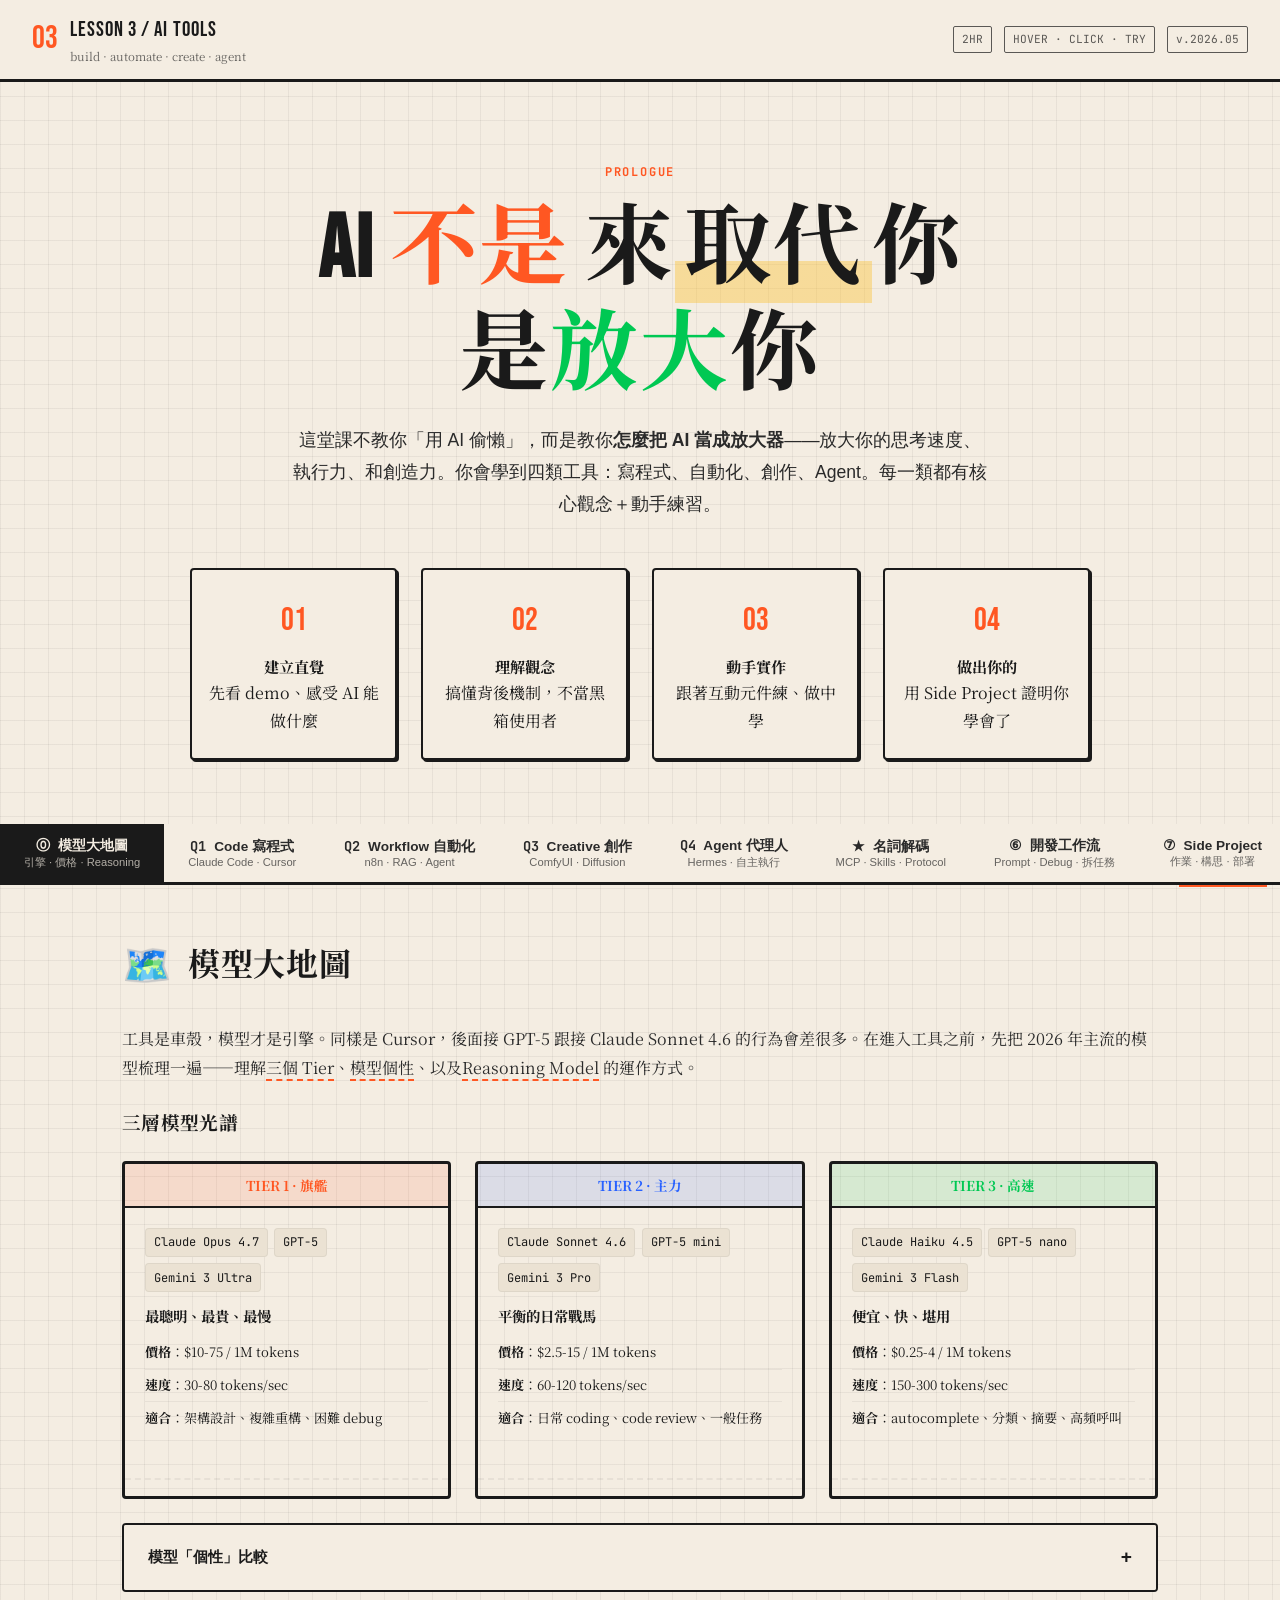
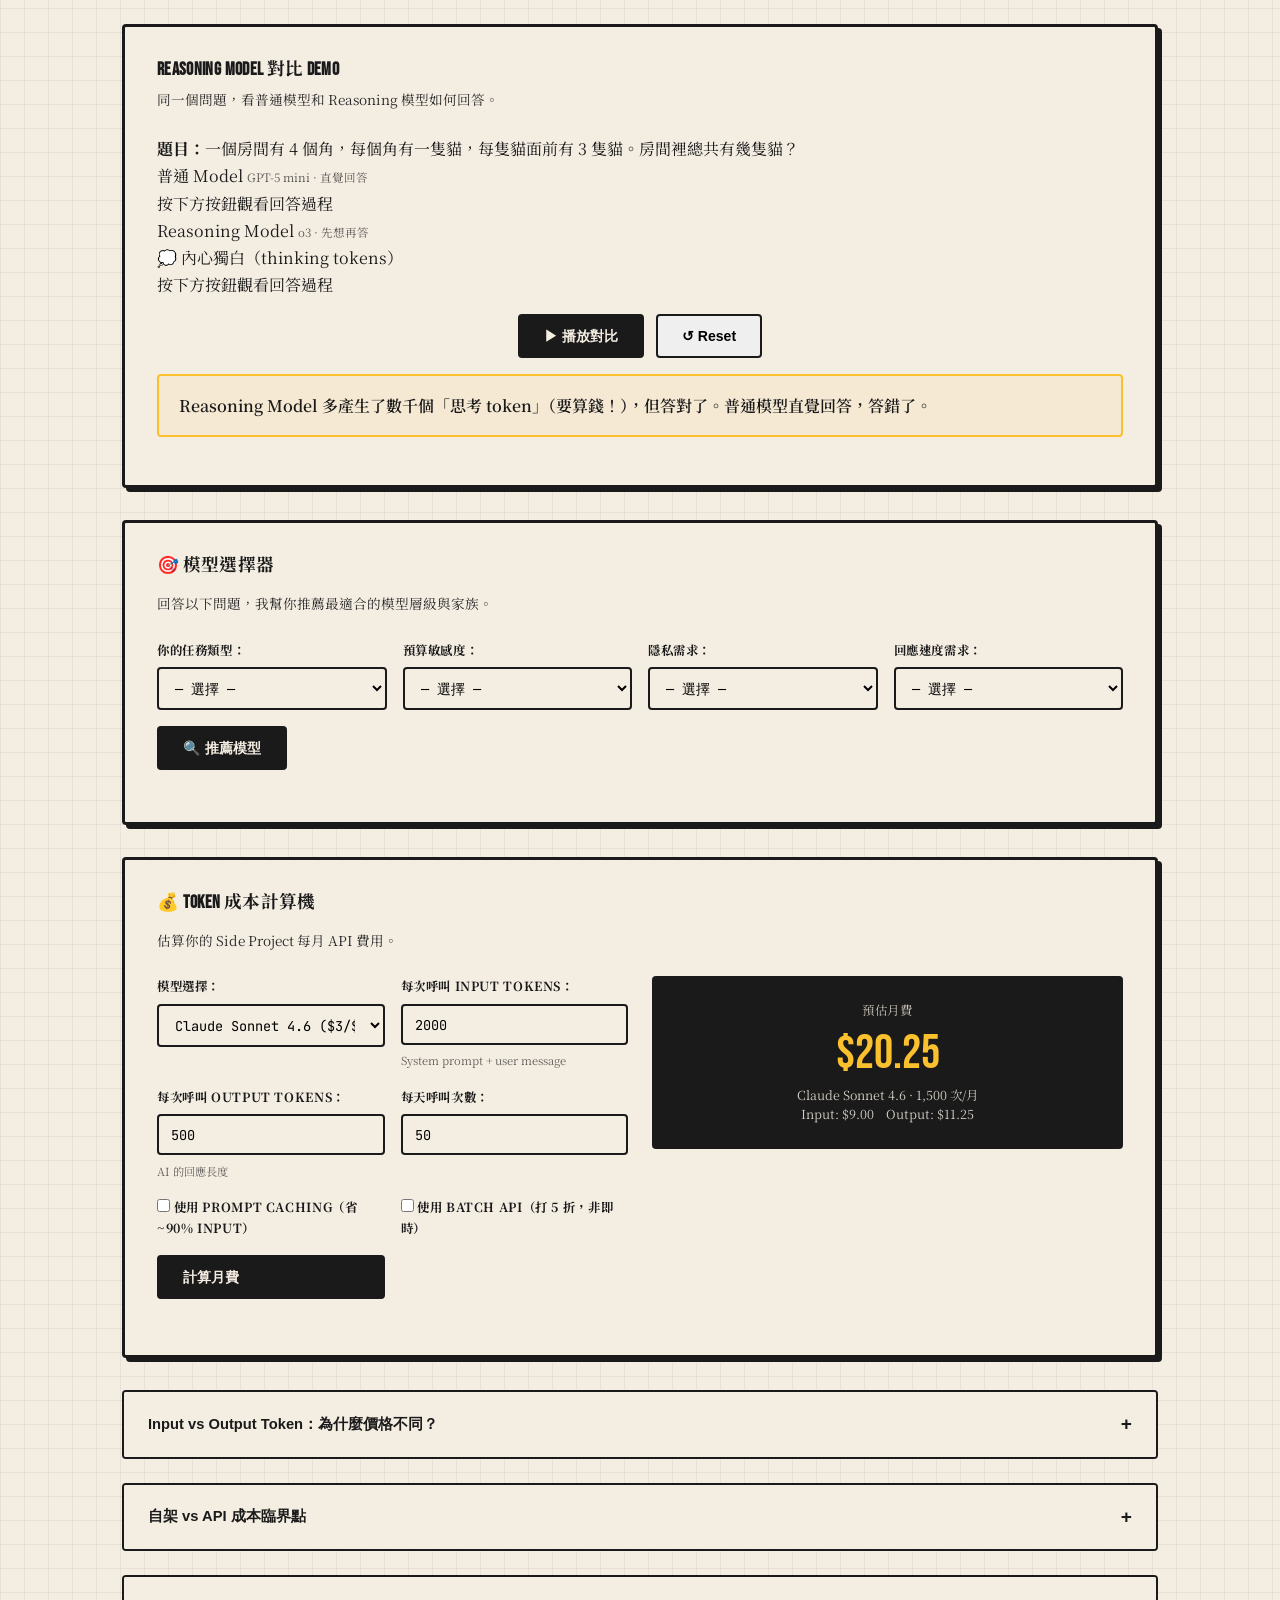
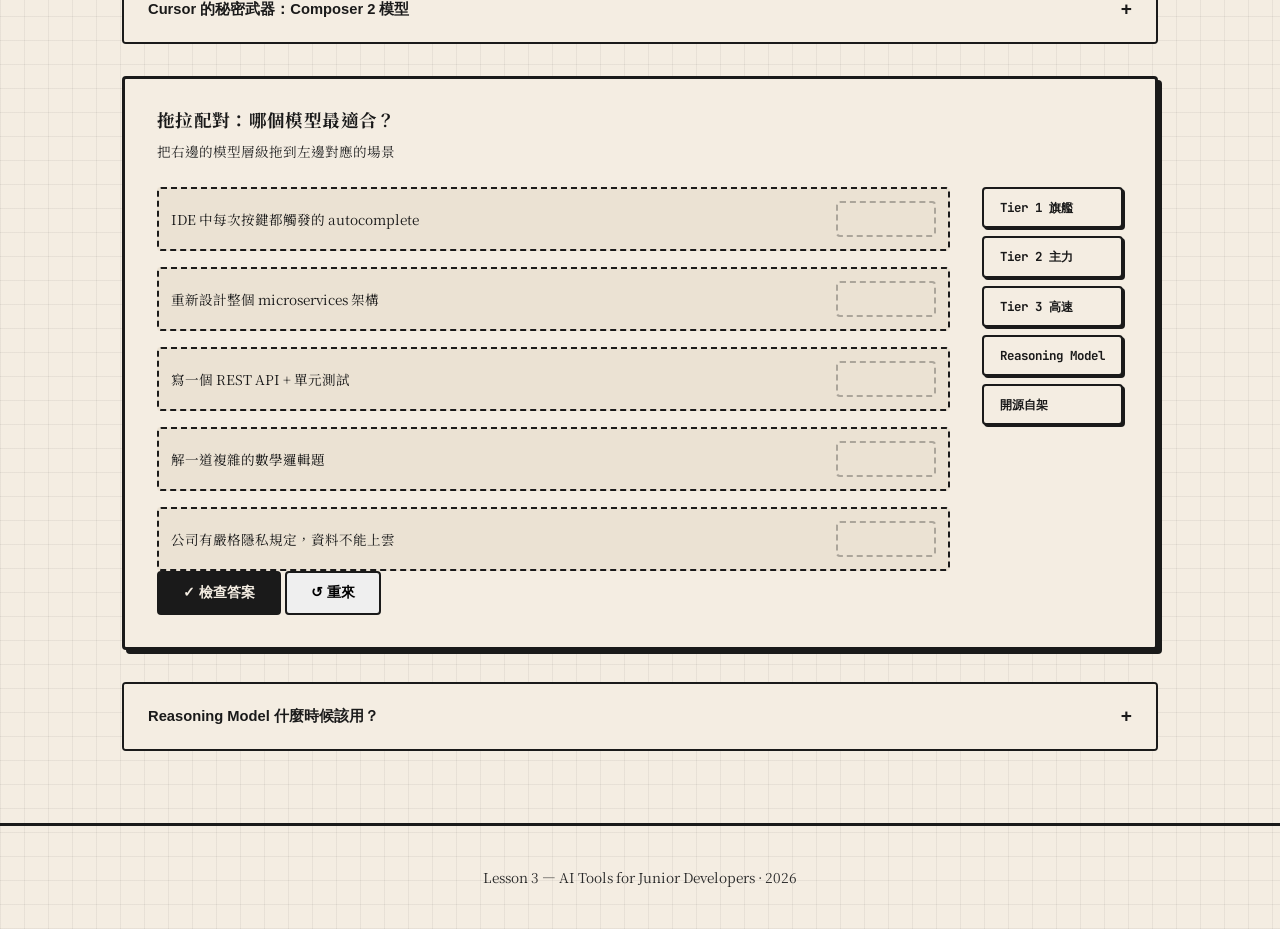
<file: web/index.html>
<!DOCTYPE html>
<html lang="zh-Hant">
<head>
<meta charset="UTF-8">
<meta name="viewport" content="width=device-width, initial-scale=1.0">
<title>Lesson 3 — AI Tools</title>
<link rel="preconnect" href="https://fonts.googleapis.com">
<link rel="preconnect" href="https://fonts.gstatic.com" crossorigin>
<link href="https://fonts.googleapis.com/css2?family=Bebas+Neue&family=JetBrains+Mono:wght@400;500;700&family=Noto+Serif+TC:wght@400;500;700;900&family=Space+Grotesk:wght@400;600;700&display=swap" rel="stylesheet">
<link rel="stylesheet" href="styles.css">
</head>
<body>
<div id="progressBar"></div>

<header class="site-header">
<div class="header-brand">
<span class="header-num">03</span>
<div class="header-title">
<span class="header-main">Lesson 3 / AI Tools</span>
<span class="header-sub">build · automate · create · agent</span>
</div>
</div>
<div class="header-meta">
<span class="meta-tag">2HR</span>
<span class="meta-tag">HOVER · CLICK · TRY</span>
<span class="meta-tag">v.2026.05</span>
</div>
</header>

<section class="hero">
<span class="hero-label">PROLOGUE</span>
<h1 class="hero-title">AI <span class="accent-red">不是</span> 來<span class="underline-yellow">取代</span>你<br>是<span class="accent-green">放大</span>你</h1>
<p class="hero-deck">這堂課不教你「用 AI 偷懶」，而是教你<strong>怎麼把 AI 當成放大器</strong>——放大你的思考速度、執行力、和創造力。你會學到四類工具：寫程式、自動化、創作、Agent。每一類都有核心觀念＋動手練習。</p>
<div class="philosophy-grid">
<div class="philosophy-card">
<span class="philosophy-num">01</span>
<span class="philosophy-title">建立直覺</span>
<p>先看 demo、感受 AI 能做什麼</p>
</div>
<div class="philosophy-card">
<span class="philosophy-num">02</span>
<span class="philosophy-title">理解觀念</span>
<p>搞懂背後機制，不當黑箱使用者</p>
</div>
<div class="philosophy-card">
<span class="philosophy-num">03</span>
<span class="philosophy-title">動手實作</span>
<p>跟著互動元件練、做中學</p>
</div>
<div class="philosophy-card">
<span class="philosophy-num">04</span>
<span class="philosophy-title">做出你的</span>
<p>用 Side Project 證明你學會了</p>
</div>
</div>
</section>

<nav class="tab-nav">
<button class="tab-btn active" data-tab="t0"><span class="tab-num">⓪</span> 模型大地圖 <small>引擎 · 價格 · Reasoning</small></button>
<button class="tab-btn" data-tab="t1"><span class="tab-num">Q1</span> Code 寫程式 <small>Claude Code · Cursor</small></button>
<button class="tab-btn" data-tab="t2"><span class="tab-num">Q2</span> Workflow 自動化 <small>n8n · RAG · Agent</small></button>
<button class="tab-btn" data-tab="t3"><span class="tab-num">Q3</span> Creative 創作 <small>ComfyUI · Diffusion</small></button>
<button class="tab-btn" data-tab="t4"><span class="tab-num">Q4</span> Agent 代理人 <small>Hermes · 自主執行</small></button>
<button class="tab-btn" data-tab="t5"><span class="tab-num">★</span> 名詞解碼 <small>MCP · Skills · Protocol</small></button>
<button class="tab-btn" data-tab="t6"><span class="tab-num">⑥</span> 開發工作流 <small>Prompt · Debug · 拆任務</small></button>
<button class="tab-btn" data-tab="t7"><span class="tab-num">⑦</span> Side Project <small>作業 · 構思 · 部署</small></button>
</nav>

<section class="tab-panel active" id="t0">
<div class="tab-loading">
<div class="loading-spinner"></div>
<span>載入中...</span>
</div>
</section>
<section class="tab-panel" id="t1"></section>
<section class="tab-panel" id="t2"></section>
<section class="tab-panel" id="t3"></section>
<section class="tab-panel" id="t4"></section>
<section class="tab-panel" id="t5"></section>
<section class="tab-panel" id="t6"></section>
<section class="tab-panel" id="t7"></section>

<footer class="site-footer">
<p>Lesson 3 — AI Tools for Junior Developers · 2026</p>
</footer>

<script src="app.js"></script>
</body>
</html>
</file>
<file: web/styles.css>
@import url('https://fonts.googleapis.com/css2?family=Bebas+Neue&family=JetBrains+Mono:wght@400;700&family=Noto+Serif+TC:wght@400;700&family=Space+Grotesk:wght@400;500;700&display=swap');

:root {
  --paper: #f4ede2;
  --paper-deep: #ebe2d3;
  --ink: #1a1a1a;
  --ink-soft: #2a2a2a;
  --accent: #ff5722;
  --yellow: #fbc02d;
  --blue: #2962ff;
  --green: #00c853;
  --purple: #6a1b9a;
  --pink: #e91e63;
  --grid: rgba(26,26,26,0.06);
  --shadow: 4px 4px 0 var(--ink);
  --shadow-sm: 2px 2px 0 var(--ink);
  --radius: 4px;
  --max-width: 1100px;
  --transition: 0.2s ease;
}

*,
*::before,
*::after {
  box-sizing: border-box;
  margin: 0;
  padding: 0;
}

html {
  scroll-behavior: smooth;
  font-size: 16px;
  overflow-x: hidden;
}

body {
  font-family: 'Space Grotesk', 'Noto Serif TC', sans-serif;
  background-color: var(--paper);
  background-image:
    linear-gradient(var(--grid) 1px, transparent 1px),
    linear-gradient(90deg, var(--grid) 1px, transparent 1px);
  background-size: 24px 24px;
  color: var(--ink);
  line-height: 1.7;
  min-height: 100vh;
  overflow-x: hidden;
}

img { max-width: 100%; display: block; }
a { color: var(--accent); text-decoration: none; transition: color var(--transition); }
a:hover { color: var(--ink); }

h1, h2, h3, h4, h5 {
  font-family: 'Bebas Neue', 'Noto Serif TC', sans-serif;
  line-height: 1.2;
  letter-spacing: 0.02em;
}

/* ═══ PROGRESS BAR ═══ */
#progressBar {
  position: fixed;
  top: 0;
  left: 0;
  height: 3px;
  background: var(--accent);
  z-index: 9999;
  transition: width 0.1s linear;
}

/* ═══ HEADER ═══ */
.site-header {
  position: sticky;
  top: 0;
  z-index: 1000;
  background: var(--paper);
  border-bottom: 3px solid var(--ink);
  padding: 0.75rem 2rem;
  display: flex;
  align-items: center;
  justify-content: space-between;
}

.header-brand {
  display: flex;
  align-items: center;
  gap: 0.75rem;
}

.header-num {
  font-family: 'Bebas Neue', sans-serif;
  font-size: 2rem;
  color: var(--accent);
}

.header-title {
  display: flex;
  flex-direction: column;
}

.header-main {
  font-family: 'Bebas Neue', sans-serif;
  font-size: 1.3rem;
  letter-spacing: 0.05em;
}

.header-sub {
  font-size: 0.72rem;
  color: var(--ink-soft);
  opacity: 0.7;
}

.header-meta {
  display: flex;
  gap: 0.75rem;
}

.meta-tag {
  font-family: 'JetBrains Mono', monospace;
  font-size: 0.7rem;
  padding: 0.2rem 0.5rem;
  border: 1.5px solid var(--ink);
  border-radius: 2px;
  opacity: 0.7;
}

/* ═══ HERO ═══ */
.hero {
  max-width: var(--max-width);
  margin: 0 auto;
  padding: 5rem 2rem 4rem;
  text-align: center;
}

.hero-label {
  font-family: 'JetBrains Mono', monospace;
  font-size: 0.75rem;
  font-weight: 700;
  letter-spacing: 0.15em;
  color: var(--accent);
  display: block;
  margin-bottom: 1rem;
}

.hero-title {
  font-size: clamp(3rem, 8vw, 5.5rem);
  margin-bottom: 1rem;
  color: var(--ink);
}

.hero-deck {
  font-family: 'Space Grotesk', sans-serif;
  font-size: 1.1rem;
  color: var(--ink-soft);
  margin-bottom: 3rem;
  max-width: 700px;
  margin-left: auto;
  margin-right: auto;
  line-height: 1.8;
}

.accent-red { color: var(--accent); }
.accent-green { color: var(--green); }
.underline-yellow {
  background: linear-gradient(transparent 60%, rgba(251, 192, 45, 0.4) 60%);
  padding: 0 0.1em;
}

.philosophy-grid {
  display: grid;
  grid-template-columns: repeat(4, 1fr);
  gap: 1.5rem;
  max-width: 900px;
  margin: 0 auto;
}

.philosophy-card {
  border: 2px solid var(--ink);
  border-radius: var(--radius);
  padding: 1.5rem 1rem;
  background: var(--paper);
  box-shadow: var(--shadow-sm);
  transition: transform var(--transition), box-shadow var(--transition);
}

.philosophy-card:hover {
  transform: translate(-2px, -2px);
  box-shadow: var(--shadow);
}

.philosophy-num {
  font-family: 'Bebas Neue', sans-serif;
  font-size: 2rem;
  color: var(--accent);
  display: block;
}

.philosophy-title {
  font-weight: 700;
  font-size: 0.95rem;
  margin-top: 0.3rem;
  display: block;
}


/* ═══ TAB NAVIGATION ═══ */
.tab-nav {
  position: sticky;
  top: 52px;
  z-index: 900;
  background: var(--paper);
  border-bottom: 3px solid var(--ink);
  display: flex;
  overflow-x: auto;
  scrollbar-width: none;
  -ms-overflow-style: none;
}

.tab-nav::-webkit-scrollbar { display: none; }

.tab-nav .tab-btn {
  font-family: 'Space Grotesk', sans-serif;
  font-size: 0.85rem;
  font-weight: 700;
  padding: 0.75rem 1.5rem;
  border: none;
  background: transparent;
  color: var(--ink-soft);
  cursor: pointer;
  white-space: nowrap;
  border-bottom: 3px solid transparent;
  margin-bottom: -3px;
  transition: all var(--transition);
}

.tab-nav .tab-btn:hover {
  color: var(--ink);
  background: var(--paper-deep);
}

.tab-nav .tab-btn.active {
  background: var(--ink);
  color: var(--paper);
  border-bottom-color: var(--accent);
}

/* ═══ TAB PANELS ═══ */
.tab-panel {
  display: none;
  max-width: var(--max-width);
  margin: 0 auto;
  padding: 3rem 2rem;
  animation: fadeIn 0.3s ease;
  overflow-x: hidden;
  word-break: break-word;
}

.tab-panel.active {
  display: block;
}

.panel-header {
  display: flex;
  align-items: center;
  gap: 1rem;
  margin-bottom: 1.5rem;
}

.panel-num {
  font-family: 'Bebas Neue', sans-serif;
  font-size: 2.5rem;
  color: var(--accent);
}

.panel-header h2 {
  font-size: 2rem;
}

.intro {
  font-size: 1rem;
  line-height: 1.8;
  margin-bottom: 2rem;
  color: var(--ink-soft);
}

.tip {
  border-bottom: 2px dashed var(--accent);
  cursor: help;
  position: relative;
}

.tab-num {
  font-family: 'JetBrains Mono', monospace;
  margin-right: 0.25rem;
}

.tab-btn small {
  display: block;
  font-weight: 400;
  font-size: 0.7rem;
  opacity: 0.7;
}

@keyframes fadeIn {
  from { opacity: 0; transform: translateY(8px); }
  to { opacity: 1; transform: translateY(0); }
}

@keyframes slideIn {
  from { opacity: 0; transform: translateX(-12px); }
  to { opacity: 1; transform: translateX(0); }
}

/* ═══ SECTION TITLES ═══ */
.section-title {
  font-size: 2.5rem;
  margin-bottom: 0.5rem;
  position: relative;
  display: inline-block;
}

.section-title::after {
  content: '';
  position: absolute;
  bottom: -4px;
  left: 0;
  width: 60px;
  height: 4px;
  background: var(--accent);
}

.section-subtitle {
  font-family: 'Space Grotesk', sans-serif;
  font-size: 1rem;
  color: var(--ink-soft);
  margin-bottom: 2.5rem;
}

/* ═══ TOOL CARDS ═══ */
.tool-grid {
  display: grid;
  grid-template-columns: repeat(2, 1fr);
  gap: 2rem;
  margin-top: 2rem;
}

.tool-card {
  border: 3px solid var(--ink);
  border-radius: var(--radius);
  background: var(--paper);
  box-shadow: var(--shadow);
  overflow: hidden;
  padding: 1.5rem;
  transition: transform var(--transition), box-shadow var(--transition);
}

.tool-card:hover {
  transform: translate(-3px, -3px);
  box-shadow: 6px 6px 0 var(--ink);
}

.tool-tag {
  font-family: 'JetBrains Mono', monospace;
  font-size: 0.7rem;
  font-weight: 700;
  padding: 0.2rem 0.5rem;
  border: 1.5px solid var(--ink);
  border-radius: 2px;
  display: inline-block;
  margin-bottom: 0.75rem;
  letter-spacing: 0.05em;
}

.tool-name {
  font-family: 'Bebas Neue', sans-serif;
  font-size: 1.8rem;
  margin-bottom: 0.5rem;
}

.tool-desc {
  font-size: 0.9rem;
  color: var(--ink-soft);
  margin-bottom: 1rem;
  line-height: 1.6;
}

.feature-list {
  list-style: none;
  padding: 0;
  display: flex;
  flex-wrap: wrap;
  gap: 0.5rem;
}

.feature-list li {
  padding: 0.3rem 0.75rem;
  border: 1.5px solid var(--ink);
  border-radius: 2px;
  font-size: 0.8rem;
  font-weight: 600;
}


/* ═══ SCENARIO / QUIZ BOXES ═══ */
.scenario-box,
.quiz-box {
  border: 3px solid var(--ink);
  border-radius: var(--radius);
  background: var(--paper);
  padding: 2rem;
  margin: 2rem 0;
  box-shadow: var(--shadow);
}

.quiz-box h3 {
  font-family: 'Space Grotesk', sans-serif;
  font-size: 1.1rem;
  font-weight: 700;
  margin-bottom: 1rem;
}

.scenario-option {
  display: block;
  width: 100%;
  border: 2px solid var(--ink);
  border-radius: var(--radius);
  padding: 0.75rem 1.25rem;
  cursor: pointer;
  font-size: 0.92rem;
  transition: all var(--transition);
  background: var(--paper);
  text-align: left;
  margin-bottom: 0.5rem;
  font-family: 'Space Grotesk', sans-serif;
}

.scenario-option:hover {
  background: var(--paper-deep);
  transform: translateX(4px);
}

.scenario-option.correct {
  border-color: var(--green);
  background: rgba(0, 200, 83, 0.08);
  box-shadow: 2px 2px 0 var(--green);
}

.scenario-option.wrong {
  border-color: var(--accent);
  background: rgba(255, 87, 34, 0.08);
  opacity: 0.6;
}

.quiz-feedback {
  margin-top: 0.5rem;
  padding: 0.5rem 0.75rem;
  border-radius: var(--radius);
  font-size: 0.9em;
  opacity: 0;
  transition: opacity 0.3s ease;
}
.quiz-feedback.show {
  opacity: 1;
}

#scenarioFeedback,
#scenarioFeedback2 {
  margin-top: 1rem;
  padding: 1rem;
  border-left: 4px solid var(--yellow);
  background: rgba(251, 192, 45, 0.08);
  font-size: 0.88rem;
  display: none;
  line-height: 1.7;
}

#scenarioFeedback.show,
#scenarioFeedback2.show {
  display: block;
  animation: fadeIn 0.3s ease;
}

.fb-label {
  font-weight: 700;
  display: block;
  margin-bottom: 0.5rem;
}

.quiz-controls {
  display: flex;
  align-items: center;
  justify-content: space-between;
  margin-top: 1.5rem;
  gap: 1rem;
}

.quiz-controls .btn {
  font-size: 0.82rem;
  padding: 0.5rem 1rem;
}

/* ═══ PROMPT SIMULATOR ═══ */
.prompt-sim {
  border: 3px solid var(--ink);
  border-radius: var(--radius);
  overflow: hidden;
  margin: 2rem 0;
  box-shadow: var(--shadow);
}

.prompt-sim-header {
  background: var(--ink);
  color: var(--paper);
  padding: 0.75rem 1.25rem;
  display: flex;
  align-items: center;
  justify-content: space-between;
}

.prompt-sim-header h3 {
  font-family: 'JetBrains Mono', monospace;
  font-size: 0.8rem;
}

.prompt-tabs {
  display: flex;
  gap: 0.5rem;
}

.prompt-tab {
  font-family: 'JetBrains Mono', monospace;
  font-size: 0.75rem;
  padding: 0.3rem 0.75rem;
  border: 1.5px solid rgba(244,237,226,0.3);
  border-radius: 2px;
  background: transparent;
  color: var(--paper);
  cursor: pointer;
  transition: all var(--transition);
}

.prompt-tab.active {
  background: var(--accent);
  border-color: var(--accent);
}

.prompt-sim-body {
  display: grid;
  grid-template-columns: 1fr 1fr;
  min-height: 200px;
}

.prompt-box {
  padding: 1.5rem;
  font-size: 0.85rem;
}

.prompt-box:first-child {
  background: var(--paper);
  border-right: 2px solid var(--ink);
}

.prompt-box:last-child {
  background: var(--paper-deep);
}

.prompt-box label {
  font-weight: 700;
  font-size: 0.72rem;
  text-transform: uppercase;
  letter-spacing: 0.08em;
  display: block;
  margin-bottom: 0.75rem;
  color: var(--ink-soft);
}

.prompt-display {
  font-family: 'JetBrains Mono', monospace;
  font-size: 0.8rem;
  line-height: 1.7;
  white-space: pre-wrap;
  word-break: break-word;
}

.prompt-legend {
  padding: 0.75rem 1.25rem;
  border-top: 2px solid var(--ink);
  display: flex;
  gap: 1.5rem;
  flex-wrap: wrap;
  font-size: 0.75rem;
}

.legend-item {
  display: flex;
  align-items: center;
  gap: 0.4rem;
}

.legend-color {
  width: 12px;
  height: 12px;
  border-radius: 2px;
  display: inline-block;
}

.legend-color.rcaf-r { background: var(--blue); }
.legend-color.rcaf-c { background: var(--green); }
.legend-color.rcaf-a { background: var(--accent); }
.legend-color.rcaf-f { background: var(--purple); }

/* ═══ COMPARE TABLE ═══ */
.compare-table {
  width: 100%;
  border-collapse: collapse;
  margin: 1rem 0;
  font-size: 0.85rem;
}

.compare-table th,
.compare-table td {
  border: 2px solid var(--ink);
  padding: 0.6rem 0.75rem;
  text-align: left;
}

.compare-table th {
  background: var(--ink);
  color: var(--paper);
  font-weight: 700;
  font-size: 0.8rem;
}

.compare-table tr:nth-child(even) {
  background: var(--paper-deep);
}

/* ═══ STEP LIST ═══ */
.step-list {
  padding-left: 1.5rem;
  margin: 1rem 0;
}

.step-list li {
  margin-bottom: 0.5rem;
  line-height: 1.6;
}

/* ═══ CODE BLOCK ═══ */
.code-block {
  background: var(--ink);
  color: var(--paper);
  border: 3px solid var(--ink);
  border-radius: var(--radius);
  overflow-x: auto;
  margin: 1rem 0;
  padding: 0.75rem 1rem;
  font-family: "JetBrains Mono", monospace;
  font-size: 0.9rem;
  line-height: 1.6;
  box-shadow: var(--shadow-sm);
}

.code-block pre {
  margin: 0;
  padding: 0;
  background: transparent;
  color: inherit;
  border: none;
  box-shadow: none;
}

.code-block.bad {
  border-color: var(--accent);
}

.code-block.good {
  border-color: var(--green);
}

/* ═══ COMPONENT GRID ═══ */
.component-grid {
  display: grid;
  grid-template-columns: repeat(2, 1fr);
  gap: 1rem;
  margin: 1rem 0;
}

.component-card {
  border: 2px solid var(--ink);
  border-radius: var(--radius);
  padding: 1rem;
  background: var(--paper);
}

.component-card h5 {
  font-family: 'Space Grotesk', sans-serif;
  font-size: 0.9rem;
  margin-bottom: 0.4rem;
}

.component-card p {
  font-size: 0.82rem;
  color: var(--ink-soft);
}

/* ═══ HIGHLIGHT BOX ═══ */
.highlight-box {
  padding: 1rem 1.25rem;
  border: 2px solid var(--yellow);
  border-radius: var(--radius);
  background: rgba(251, 192, 45, 0.08);
  font-weight: 600;
  margin: 1rem 0;
}

/* ═══ RCAF COLORS ═══ */
.rcaf-r { color: var(--blue); }
.rcaf-c { color: var(--green); }
.rcaf-a { color: var(--accent); }
.rcaf-f { color: var(--purple); }


/* ═══ N8N WORKFLOW CANVAS ═══ */
.n8n-canvas {
  border: 3px solid var(--ink);
  border-radius: var(--radius);
  background: var(--paper);
  background-image: radial-gradient(circle, var(--grid) 1.5px, transparent 1.5px);
  background-size: 20px 20px;
  padding: 2.5rem;
  margin: 2rem 0;
  position: relative;
  overflow: hidden;
  box-shadow: var(--shadow);
}

.canvas-title {
  font-family: 'JetBrains Mono', monospace;
  font-size: 0.8rem;
  font-weight: 700;
  margin-bottom: 1.5rem;
  text-align: center;
  letter-spacing: 0.1em;
}

.n8n-flow {
  display: flex;
  align-items: center;
  gap: 0.75rem;
  flex-wrap: wrap;
  justify-content: center;
  margin-bottom: 1.5rem;
}

.n8n-node {
  border: 2.5px solid var(--ink);
  border-radius: var(--radius);
  padding: 0.75rem 1.25rem;
  font-family: 'Space Grotesk', sans-serif;
  font-size: 0.82rem;
  font-weight: 700;
  background: var(--paper);
  text-align: center;
  transition: all var(--transition);
  box-shadow: var(--shadow-sm);
  cursor: pointer;
}

.n8n-node:hover {
  transform: translate(-2px, -2px);
  box-shadow: var(--shadow);
}

.n8n-node.trigger { border-color: var(--accent); background: rgba(255, 87, 34, 0.08); }
.n8n-node.action { border-color: var(--blue); background: rgba(41, 98, 255, 0.08); }
.n8n-node.ai { border-color: var(--pink); background: rgba(233, 30, 99, 0.08); }
.n8n-node.output { border-color: var(--green); background: rgba(0, 200, 83, 0.08); }

.node-icon { font-size: 1.2rem; display: block; margin-bottom: 0.25rem; }
.node-label { display: block; font-size: 0.8rem; }
.node-type { display: block; font-size: 0.65rem; opacity: 0.6; margin-top: 0.15rem; }

.n8n-arrow {
  font-size: 1.2rem;
  color: var(--ink-soft);
  opacity: 0.6;
}

.n8n-arrow::after { content: '→'; }

.n8n-trace {
  margin-top: 1rem;
  font-size: 0.82rem;
}

.trace-step {
  padding: 0.4rem 0.75rem;
  border-left: 3px solid transparent;
  transition: all var(--transition);
}

.trace-step.highlight {
  border-left-color: var(--accent);
  background: rgba(255, 87, 34, 0.06);
  font-weight: 600;
}

.n8n-controls {
  display: flex;
  gap: 0.75rem;
  margin-top: 1.5rem;
  justify-content: center;
}

/* ═══ COMFYUI STAGE ═══ */
.comfy-stage {
  border: 3px solid var(--ink);
  border-radius: var(--radius);
  background: #1a1a2e;
  background-image:
    linear-gradient(rgba(255,255,255,0.03) 1px, transparent 1px),
    linear-gradient(90deg, rgba(255,255,255,0.03) 1px, transparent 1px);
  background-size: 30px 30px;
  padding: 2.5rem;
  margin: 2rem 0;
  box-shadow: var(--shadow);
  overflow-x: auto;
}

.stage-title {
  font-family: 'JetBrains Mono', monospace;
  font-size: 0.8rem;
  color: rgba(255,255,255,0.7);
  text-align: center;
  margin-bottom: 1.5rem;
  letter-spacing: 0.1em;
}

.comfy-flow {
  display: flex;
  align-items: center;
  gap: 0.75rem;
  flex-wrap: wrap;
  justify-content: center;
  margin-bottom: 1.5rem;
}

.comfy-node {
  border: 2px solid var(--yellow);
  border-radius: var(--radius);
  padding: 0.75rem 1.25rem;
  font-family: 'JetBrains Mono', monospace;
  font-size: 0.78rem;
  font-weight: 700;
  color: var(--yellow);
  background: rgba(251, 192, 45, 0.06);
  transition: transform var(--transition), box-shadow var(--transition);
  cursor: pointer;
}

.comfy-node:hover,
.comfy-node.active {
  transform: translateY(-2px);
  box-shadow: 0 4px 12px rgba(251, 192, 45, 0.3);
  background: rgba(251, 192, 45, 0.12);
}

.comfy-arrow {
  color: rgba(251, 192, 45, 0.5);
  font-size: 1.2rem;
}

.comfy-arrow::after { content: '→'; }

.comfy-walk {
  margin-top: 1.5rem;
}

.walk-buttons {
  display: flex;
  gap: 0.5rem;
  justify-content: center;
  margin-bottom: 1rem;
}

.walk-btn {
  width: 36px;
  height: 36px;
  border: 2px solid rgba(251, 192, 45, 0.4);
  border-radius: 50%;
  background: transparent;
  color: var(--yellow);
  font-family: 'JetBrains Mono', monospace;
  font-size: 0.75rem;
  font-weight: 700;
  cursor: pointer;
  transition: all var(--transition);
}

.walk-btn:hover,
.walk-btn.active {
  background: var(--yellow);
  color: var(--ink);
  border-color: var(--yellow);
}

.walk-explainer {
  color: rgba(255,255,255,0.85);
  font-size: 0.85rem;
  line-height: 1.7;
  text-align: center;
  padding: 1rem;
  min-height: 80px;
}

.comfy-controls {
  margin-top: 1.5rem;
  display: flex;
  gap: 2rem;
}

.slider-group {
  flex: 1;
}

.slider-group label {
  color: rgba(255,255,255,0.7);
  font-family: 'JetBrains Mono', monospace;
  font-size: 0.75rem;
  display: flex;
  justify-content: space-between;
  margin-bottom: 0.5rem;
}

.slider-group span {
  color: var(--yellow);
  font-weight: 700;
}

.slider-explain {
  color: rgba(255,255,255,0.6);
  font-size: 0.75rem;
  margin-top: 0.5rem;
}


/* ═══ CUSTOM RANGE SLIDERS ═══ */
input[type="range"] {
  -webkit-appearance: none;
  appearance: none;
  width: 100%;
  height: 6px;
  border-radius: 3px;
  background: rgba(255, 255, 255, 0.1);
  outline: none;
  cursor: pointer;
}

input[type="range"]::-webkit-slider-thumb {
  -webkit-appearance: none;
  appearance: none;
  width: 16px;
  height: 16px;
  border-radius: 50%;
  background: var(--yellow);
  border: 2px solid var(--ink);
  cursor: pointer;
  transition: transform var(--transition);
}

input[type="range"]::-webkit-slider-thumb:hover {
  transform: scale(1.3);
}

input[type="range"]::-moz-range-thumb {
  width: 16px;
  height: 16px;
  border-radius: 50%;
  background: var(--yellow);
  border: 2px solid var(--ink);
  cursor: pointer;
}

/* ═══ AGENT SIMULATOR ═══ */
.agent-stage {
  border: 3px solid var(--ink);
  border-radius: var(--radius);
  overflow: hidden;
  margin: 2rem 0;
  box-shadow: var(--shadow);
}

.agent-controls {
  background: var(--ink);
  color: var(--paper);
  padding: 0.75rem 1.25rem;
  display: flex;
  align-items: center;
  gap: 0.75rem;
  flex-wrap: wrap;
}

.agent-controls label {
  font-family: 'JetBrains Mono', monospace;
  font-size: 0.8rem;
}

.agent-controls select {
  font-family: 'Space Grotesk', sans-serif;
  font-size: 0.82rem;
  padding: 0.4rem 0.75rem;
  border: 2px solid rgba(244,237,226,0.3);
  border-radius: var(--radius);
  background: var(--ink);
  color: var(--paper);
  cursor: pointer;
}

.react-loop {
  display: grid;
  grid-template-columns: repeat(4, 1fr);
  border-bottom: 2px solid var(--ink);
}

.react-stage {
  padding: 1.25rem 1rem;
  text-align: center;
  border-right: 2px solid var(--ink);
  font-size: 0.82rem;
  transition: background var(--transition);
}

.react-stage:last-child { border-right: none; }

.react-label {
  font-weight: 700;
  font-size: 0.72rem;
  text-transform: uppercase;
  letter-spacing: 0.05em;
  display: block;
  margin-bottom: 0.4rem;
  opacity: 0.7;
}

.react-stage p {
  font-size: 0.78rem;
  line-height: 1.4;
}

.react-stage.active {
  background: var(--ink);
  color: var(--paper);
}

.react-stage.done {
  background: rgba(0, 200, 83, 0.08);
}

.agent-trace {
  padding: 1.25rem;
  background: var(--paper-deep);
  font-family: 'JetBrains Mono', monospace;
  font-size: 0.78rem;
  line-height: 1.8;
  max-height: 250px;
  overflow-y: auto;
}

.trace-line {
  padding: 0.25rem 0;
  border-bottom: 1px solid var(--grid);
  animation: slideIn 0.3s ease;
}

.trace-line .timestamp {
  opacity: 0.5;
  margin-right: 0.5rem;
}

.trace-line.thought { border-left: 3px solid var(--blue); padding-left: 0.5rem; }
.trace-line.action { border-left: 3px solid var(--accent); padding-left: 0.5rem; }
.trace-line.observation { border-left: 3px solid var(--green); padding-left: 0.5rem; }
.trace-line.final { border-left: 3px solid var(--yellow); padding-left: 0.5rem; font-weight: 700; }

.trace-placeholder {
  opacity: 0.5;
  text-align: center;
}

/* ═══ CONCEPT CARDS ═══ */
.concept-grid {
  display: grid;
  grid-template-columns: repeat(2, 1fr);
  gap: 1.5rem;
  margin: 2rem 0;
}

.concept-card {
  border: 3px solid var(--ink);
  border-radius: var(--radius);
  background: var(--paper);
  overflow: hidden;
  transition: box-shadow var(--transition);
  cursor: pointer;
}

.concept-card:hover {
  box-shadow: var(--shadow);
}

.concept-header {
  padding: 1.25rem 1.5rem;
}

.concept-abbr {
  font-family: 'Bebas Neue', sans-serif;
  font-size: 2rem;
  color: var(--accent);
  display: block;
}

.concept-full {
  font-family: 'Space Grotesk', sans-serif;
  font-weight: 700;
  font-size: 1rem;
  display: block;
}

.concept-tagline {
  font-size: 0.82rem;
  color: var(--ink-soft);
  margin-top: 0.25rem;
}

.concept-preview {
  padding: 0 1.5rem 1rem;
  font-size: 0.88rem;
  color: var(--ink-soft);
}

.concept-body {
  max-height: 0;
  overflow: hidden;
  transition: max-height 0.4s ease;
}

.concept-card.expanded .concept-body {
  border-top: 2px solid var(--ink);
  padding: 1rem 1.5rem 1.5rem;
}

.concept-body h4 {
  font-family: 'Space Grotesk', sans-serif;
  font-size: 0.95rem;
  margin-top: 1rem;
  margin-bottom: 0.5rem;
}

.concept-body h4:first-child {
  margin-top: 0;
}

.concept-body ul,
.concept-body ol {
  padding-left: 1.25rem;
  margin: 0.5rem 0;
}

.concept-body li {
  margin-bottom: 0.3rem;
  font-size: 0.88rem;
}

.concept-body p {
  font-size: 0.88rem;
  margin-bottom: 0.75rem;
}


/* ═══ MCP ARCHITECTURE ═══ */
.mcp-architecture {
  border: 3px solid var(--ink);
  border-radius: var(--radius);
  padding: 2rem;
  margin: 2rem 0;
  background: var(--paper);
  box-shadow: var(--shadow);
}

.mcp-architecture .layer-stack {
  display: flex;
  flex-direction: column;
  gap: 0;
}

.mcp-architecture .layer {
  border: 2px solid var(--ink);
  padding: 1rem 1.5rem;
  text-align: center;
  font-weight: 700;
  font-size: 0.88rem;
  position: relative;
}

.mcp-architecture .layer:first-child {
  border-radius: var(--radius) var(--radius) 0 0;
}

.mcp-architecture .layer:last-child {
  border-radius: 0 0 var(--radius) var(--radius);
}

.mcp-architecture .layer + .layer {
  border-top: none;
}

.mcp-architecture .layer.client { background: rgba(41, 98, 255, 0.08); }
.mcp-architecture .layer.protocol { background: rgba(255, 87, 34, 0.08); }
.mcp-architecture .layer.server { background: rgba(0, 200, 83, 0.08); }
.mcp-architecture .layer.tools { background: rgba(106, 27, 154, 0.08); }

.mcp-architecture .protocol-indicator {
  position: absolute;
  right: 1rem;
  top: 50%;
  transform: translateY(-50%);
  font-size: 0.7rem;
  padding: 0.2rem 0.5rem;
  border: 1.5px solid var(--ink);
  border-radius: 2px;
  background: var(--paper);
  font-family: 'JetBrains Mono', monospace;
}

/* ═══ ACCORDION ═══ */
.accordion {
  border: 2px solid var(--ink);
  border-radius: var(--radius);
  overflow: hidden;
  margin: 1.5rem 0;
}

.accordion-trigger {
  width: 100%;
  padding: 1rem 1.5rem;
  background: var(--paper);
  border: none;
  text-align: left;
  font-family: 'Space Grotesk', sans-serif;
  font-size: 0.92rem;
  font-weight: 700;
  cursor: pointer;
  display: flex;
  align-items: center;
  justify-content: space-between;
  transition: background var(--transition);
}

.accordion-trigger::after {
  content: '+';
  font-size: 1.2rem;
  transition: transform var(--transition);
}

.accordion-trigger.open::after {
  transform: rotate(45deg);
}

.accordion-trigger:hover {
  background: var(--paper-deep);
}

.accordion-content {
  max-height: 0;
  overflow: hidden;
  transition: max-height 0.35s ease;
  background: var(--paper);
  padding: 0 1.5rem;
}

.accordion-content.open {
  padding: 1.25rem 1.5rem;
  border-top: 1px solid var(--grid);
  overflow: visible;
}

.accordion-content h4 {
  font-family: 'Space Grotesk', sans-serif;
  font-size: 0.95rem;
  margin-top: 1rem;
  margin-bottom: 0.5rem;
}

.accordion-content h4:first-child {
  margin-top: 0;
}

.accordion-content ul,
.accordion-content ol {
  padding-left: 1.25rem;
  margin: 0.5rem 0;
}

.accordion-content li {
  margin-bottom: 0.3rem;
  font-size: 0.88rem;
  line-height: 1.6;
}

.accordion-content p {
  font-size: 0.88rem;
  margin-bottom: 0.75rem;
  line-height: 1.7;
}

/* ═══ RICH TOOLTIPS ═══ */
.rich-tooltip {
  position: fixed;
  z-index: 2000;
  background: var(--ink);
  color: var(--paper);
  border-radius: var(--radius);
  padding: 1.25rem 1.5rem;
  max-width: 360px;
  font-size: 0.82rem;
  line-height: 1.6;
  box-shadow: 0 8px 24px rgba(0,0,0,0.3);
  pointer-events: none;
  opacity: 0;
  transform: translateY(4px);
  transition: opacity var(--transition), transform var(--transition);
  display: none;
}

.rich-tooltip.visible {
  opacity: 1;
  transform: translateY(0);
  display: block;
}

.rt-title {
  font-weight: 700;
  font-size: 0.88rem;
  margin-bottom: 0.5rem;
  color: var(--yellow);
}

.rt-text {
  margin-bottom: 0.5rem;
}

.rt-section {
  margin-top: 0.5rem;
  padding-top: 0.5rem;
  border-top: 1px solid rgba(255,255,255,0.1);
}

.rt-label {
  font-size: 0.7rem;
  font-weight: 700;
  letter-spacing: 0.08em;
  opacity: 0.7;
  margin-bottom: 0.25rem;
}


/* ═══ BUTTONS ═══ */
.btn {
  font-family: 'Space Grotesk', sans-serif;
  font-size: 0.88rem;
  font-weight: 700;
  padding: 0.65rem 1.5rem;
  border: 2.5px solid var(--ink);
  border-radius: var(--radius);
  cursor: pointer;
  transition: all var(--transition);
  display: inline-flex;
  align-items: center;
  gap: 0.5rem;
}

.btn-primary {
  background: var(--ink);
  color: var(--paper);
}

.btn-primary:hover {
  background: var(--accent);
  border-color: var(--accent);
  transform: translate(-2px, -2px);
  box-shadow: var(--shadow-sm);
}

.btn-secondary {
  background: var(--paper);
  color: var(--ink);
}

.btn-secondary:hover {
  background: var(--paper-deep);
  transform: translate(-2px, -2px);
  box-shadow: var(--shadow-sm);
}

.btn-accent {
  background: var(--accent);
  color: white;
  border-color: var(--accent);
}

.btn-accent:hover {
  background: var(--ink);
  border-color: var(--ink);
  transform: translate(-2px, -2px);
  box-shadow: 2px 2px 0 var(--accent);
}

/* ═══ CODE BLOCKS ═══ */
pre, code {
  font-family: 'JetBrains Mono', monospace;
}

code {
  font-size: 0.85em;
  padding: 0.15em 0.4em;
  background: var(--paper-deep);
  border: 1px solid var(--grid);
  border-radius: 2px;
}

pre {
  background: var(--ink);
  color: var(--paper);
  border: 3px solid var(--ink);
  border-radius: var(--radius);
  padding: 1.5rem;
  overflow-x: auto;
  font-size: 0.82rem;
  line-height: 1.7;
  margin: 1.5rem 0;
  box-shadow: var(--shadow-sm);
}

pre code {
  background: none;
  border: none;
  padding: 0;
  font-size: inherit;
  color: inherit;
}

/* ═══ HOMEWORK SECTION ═══ */
.homework-section {
  border: 3px solid var(--ink);
  border-radius: var(--radius);
  background: var(--ink);
  color: var(--paper);
  padding: 2.5rem;
  margin-top: 2rem;
}

.homework-title {
  font-family: 'JetBrains Mono', monospace;
  font-size: 0.85rem;
  color: var(--yellow);
  letter-spacing: 0.1em;
  margin-bottom: 1.5rem;
}

.homework-requirements {
  margin-bottom: 1.5rem;
}

.homework-requirements h4 {
  font-family: 'Space Grotesk', sans-serif;
  color: var(--paper);
  margin-bottom: 0.75rem;
}

.homework-requirements ol {
  padding-left: 1.5rem;
  line-height: 1.8;
  font-size: 0.9rem;
}

.homework-spec {
  display: grid;
  grid-template-columns: repeat(3, 1fr);
  gap: 1rem;
  margin-top: 1.5rem;
}

.spec-card {
  border: 2px solid rgba(244, 237, 226, 0.2);
  border-radius: var(--radius);
  padding: 1.25rem;
  transition: border-color var(--transition);
}

.spec-card:hover {
  border-color: var(--accent);
}

.spec-card h5 {
  font-family: 'JetBrains Mono', monospace;
  font-size: 0.75rem;
  color: var(--yellow);
  margin-bottom: 0.75rem;
  letter-spacing: 0.1em;
}

.spec-card ul {
  list-style: none;
  padding: 0;
  font-size: 0.82rem;
  line-height: 1.8;
}

.spec-card ul li::before {
  content: '· ';
  color: var(--accent);
}

.homework-note {
  margin-top: 1.5rem;
  font-size: 0.85rem;
  opacity: 0.7;
  font-style: italic;
}

/* ═══ FOOTER ═══ */
.site-footer {
  text-align: center;
  padding: 2.5rem 2rem;
  border-top: 3px solid var(--ink);
  font-size: 0.85rem;
  color: var(--ink-soft);
}

.site-footer a {
  color: var(--accent);
  font-weight: 600;
}

/* ═══ BREADCRUMB ═══ */
.breadcrumb {
  display: flex;
  align-items: center;
  gap: 0.5rem;
  font-size: 0.8rem;
  padding: 0.75rem 2rem;
  color: var(--ink-soft);
  border-bottom: 1px solid var(--grid);
}

.breadcrumb a {
  color: var(--ink-soft);
  transition: color var(--transition);
}

.breadcrumb a:hover {
  color: var(--accent);
}

.breadcrumb .separator {
  opacity: 0.4;
}

/* ═══ UTILITY CLASSES ═══ */
.highlight {
  background: linear-gradient(transparent 60%, rgba(251, 192, 45, 0.3) 60%);
  padding: 0 0.1em;
}

.tag {
  display: inline-block;
  font-size: 0.72rem;
  font-weight: 700;
  padding: 0.2rem 0.6rem;
  border: 1.5px solid var(--ink);
  border-radius: 2px;
  text-transform: uppercase;
  letter-spacing: 0.05em;
}

.tag-accent { border-color: var(--accent); color: var(--accent); }
.tag-blue { border-color: var(--blue); color: var(--blue); }
.tag-green { border-color: var(--green); color: var(--green); }
.tag-purple { border-color: var(--purple); color: var(--purple); }

.divider {
  border: none;
  border-top: 2px solid var(--ink);
  margin: 3rem 0;
}

.text-center { text-align: center; }
.mt-1 { margin-top: 0.5rem; }
.mt-2 { margin-top: 1rem; }
.mt-3 { margin-top: 1.5rem; }
.mt-4 { margin-top: 2rem; }
.mb-2 { margin-bottom: 1rem; }
.mb-3 { margin-bottom: 1.5rem; }

/* ═══ SCROLL REVEAL ═══ */
.reveal {
  opacity: 0;
  transform: translateY(30px);
  transition: opacity 0.6s ease, transform 0.6s ease;
}

.reveal.visible {
  opacity: 1;
  transform: translateY(0);
}

/* ═══ TERMINAL DEMO ═══ */
.terminal-demo {
  border: 3px solid var(--ink);
  border-radius: var(--radius);
  overflow: hidden;
  margin: 2rem 0;
  box-shadow: var(--shadow);
}

.terminal-header {
  background: #2d2d2d;
  padding: 0.6rem 1rem;
  display: flex;
  align-items: center;
  gap: 0.75rem;
}

.terminal-dots {
  display: flex;
  gap: 5px;
}

.terminal-dots span {
  width: 10px;
  height: 10px;
  border-radius: 50%;
}

.terminal-dots span:nth-child(1) { background: #ff5f56; }
.terminal-dots span:nth-child(2) { background: #ffbd2e; }
.terminal-dots span:nth-child(3) { background: #27c93f; }

.terminal-title {
  font-family: 'JetBrains Mono', monospace;
  font-size: 0.72rem;
  color: rgba(255,255,255,0.6);
}

.terminal-body {
  background: #1a1a1a;
  padding: 1.25rem;
  font-family: 'JetBrains Mono', monospace;
  font-size: 0.78rem;
  line-height: 1.8;
  color: #e0e0e0;
  min-height: 200px;
  max-height: 350px;
  overflow-y: auto;
}

.terminal-line {
  margin-bottom: 0.25rem;
  animation: slideIn 0.3s ease;
}

.terminal-line.prompt-line { color: #27c93f; }
.terminal-line.thinking { color: #ffbd2e; font-style: italic; }
.terminal-line.tool { color: #61afef; }
.terminal-line.result { color: #98c379; }
.terminal-line.error { color: #e06c75; }

.terminal-controls {
  background: #2d2d2d;
  padding: 0.6rem 1rem;
  display: flex;
  gap: 0.5rem;
}

/* ═══ TYPING DEMO ═══ */
.typing-demo {
  border: 3px solid var(--ink);
  border-radius: var(--radius);
  overflow: hidden;
  margin: 2rem 0;
  box-shadow: var(--shadow);
}

.typing-header {
  padding: 1.25rem 1.5rem;
  border-bottom: 2px solid var(--ink);
}

.typing-badge {
  font-family: 'JetBrains Mono', monospace;
  font-size: 0.65rem;
  font-weight: 700;
  padding: 0.2rem 0.5rem;
  background: var(--green);
  color: white;
  border-radius: 2px;
  letter-spacing: 0.08em;
}

.typing-header h3 {
  font-size: 1.1rem;
  margin-top: 0.5rem;
}

.typing-header p {
  font-size: 0.85rem;
  color: var(--ink-soft);
  margin-top: 0.25rem;
}

.typing-editor {
  display: flex;
  background: #1e1e2e;
  min-height: 180px;
}

.typing-gutter {
  padding: 1rem 0.75rem;
  background: #16161e;
  display: flex;
  flex-direction: column;
  gap: 0.3rem;
  font-family: 'JetBrains Mono', monospace;
  font-size: 0.75rem;
  color: rgba(255,255,255,0.3);
  text-align: right;
  min-width: 2.5rem;
}

.typing-code {
  padding: 1rem;
  font-family: 'JetBrains Mono', monospace;
  font-size: 0.8rem;
  line-height: 1.65;
  color: #cdd6f4;
  flex: 1;
  white-space: pre-wrap;
}

.typing-code .ghost {
  color: rgba(205,214,244,0.35);
}

.typing-code .cursor {
  display: inline-block;
  width: 2px;
  height: 1.1em;
  background: #89b4fa;
  animation: blink 1s step-end infinite;
  vertical-align: text-bottom;
}

.typing-code .tab-badge {
  display: inline-block;
  font-size: 0.6rem;
  padding: 0.1rem 0.3rem;
  background: rgba(137,180,250,0.2);
  color: #89b4fa;
  border-radius: 2px;
  margin-left: 0.5rem;
  animation: fadeIn 0.3s ease;
}

@keyframes blink {
  50% { opacity: 0; }
}

.typing-controls {
  padding: 0.75rem 1.25rem;
  border-top: 2px solid var(--ink);
  display: flex;
  align-items: center;
  gap: 1rem;
}

.typing-hint {
  font-size: 0.78rem;
  color: var(--ink-soft);
}

/* ═══ MATCH GAME ═══ */
.match-game {
  border: 3px solid var(--ink);
  border-radius: var(--radius);
  padding: 2rem;
  margin: 2rem 0;
  box-shadow: var(--shadow);
  background: var(--paper);
}

.match-game h3 {
  font-size: 1.1rem;
  margin-bottom: 0.5rem;
}

.match-desc {
  font-size: 0.85rem;
  color: var(--ink-soft);
  margin-bottom: 1.5rem;
}

.match-board {
  display: grid;
  grid-template-columns: 1fr auto;
  gap: 2rem;
  align-items: start;
}

.match-scenarios {
  display: flex;
  flex-direction: column;
  gap: 1rem;
}

.match-slot {
  display: flex;
  align-items: center;
  gap: 1rem;
  padding: 0.75rem;
  border: 2px dashed var(--ink);
  border-radius: var(--radius);
  background: var(--paper-deep);
}

.match-scenario {
  font-size: 0.85rem;
  flex: 1;
}

.match-drop {
  min-width: 100px;
  min-height: 36px;
  border: 2px dashed rgba(26,26,26,0.3);
  border-radius: var(--radius);
  display: flex;
  align-items: center;
  justify-content: center;
  font-size: 0.78rem;
  transition: all var(--transition);
}

.match-drop.dragover {
  border-color: var(--accent);
  background: rgba(255,87,34,0.08);
}

.match-drop.filled {
  border-style: solid;
  border-color: var(--ink);
  background: var(--paper);
  font-weight: 700;
}

.match-tools {
  display: flex;
  flex-direction: column;
  gap: 0.5rem;
}

.match-tool {
  padding: 0.5rem 1rem;
  border: 2.5px solid var(--ink);
  border-radius: var(--radius);
  font-family: 'JetBrains Mono', monospace;
  font-size: 0.78rem;
  font-weight: 700;
  cursor: grab;
  transition: all var(--transition);
  background: var(--paper);
  box-shadow: var(--shadow-sm);
  user-select: none;
}

.match-tool:active {
  cursor: grabbing;
  transform: scale(1.05);
  box-shadow: var(--shadow);
}

.match-tool.placed {
  opacity: 0.4;
  pointer-events: none;
}

.match-result {
  margin-top: 1rem;
  padding: 0.75rem 1rem;
  font-size: 0.88rem;
  font-weight: 600;
  border-radius: var(--radius);
  display: none;
}

.match-result.show {
  display: block;
  animation: fadeIn 0.3s ease;
}

.match-result.correct {
  background: rgba(0,200,83,0.1);
  border: 2px solid var(--green);
  color: var(--green);
}

.match-result.partial {
  background: rgba(251,192,45,0.1);
  border: 2px solid var(--yellow);
}

/* ═══ SPECTRUM WIDGET ═══ */
.spectrum-widget {
  border: 3px solid var(--ink);
  border-radius: var(--radius);
  padding: 2rem;
  margin: 2rem 0;
  box-shadow: var(--shadow);
  background: var(--paper);
}

.spectrum-widget h3 {
  font-size: 1.1rem;
  margin-bottom: 1.5rem;
}

.spectrum-bar {
  margin-bottom: 1.5rem;
}

.spectrum-bar input[type="range"] {
  background: linear-gradient(90deg, var(--green) 0%, var(--yellow) 50%, var(--accent) 100%);
  height: 8px;
}

.spectrum-labels {
  display: flex;
  justify-content: space-between;
  font-family: 'JetBrains Mono', monospace;
  font-size: 0.72rem;
  margin-top: 0.5rem;
  color: var(--ink-soft);
}

.spectrum-card {
  border: 2px solid var(--ink);
  border-radius: var(--radius);
  padding: 1.5rem;
  background: var(--paper-deep);
  transition: all 0.3s ease;
}

.spectrum-level {
  font-family: 'Bebas Neue', sans-serif;
  font-size: 2rem;
  color: var(--accent);
}

.spectrum-type {
  font-weight: 700;
  font-size: 1.1rem;
  margin-bottom: 0.25rem;
}

.spectrum-product {
  font-size: 0.85rem;
  color: var(--ink-soft);
  margin-bottom: 0.75rem;
}

.spectrum-desc {
  font-size: 0.88rem;
  margin-bottom: 1rem;
}

.spectrum-risk {
  display: flex;
  align-items: center;
  gap: 0.5rem;
  font-size: 0.82rem;
}

.risk-label {
  font-weight: 700;
}

.risk-bar {
  flex: 1;
  max-width: 120px;
  height: 8px;
  background: rgba(26,26,26,0.1);
  border-radius: 4px;
  overflow: hidden;
}

.risk-fill {
  display: block;
  height: 100%;
  background: var(--accent);
  border-radius: 4px;
  transition: width 0.4s ease;
}

/* ═══ FLASHCARDS ═══ */
.flashcard-section {
  margin: 2rem 0;
}

.flashcard-section h3 {
  font-size: 1.1rem;
  margin-bottom: 0.25rem;
}

.flashcard-section > p {
  font-size: 0.85rem;
  color: var(--ink-soft);
  margin-bottom: 1.5rem;
}

.flashcard-deck {
  display: grid;
  grid-template-columns: repeat(3, 1fr);
  gap: 1rem;
}

.flashcard {
  perspective: 800px;
  cursor: pointer;
  height: 160px;
}

.flashcard-front,
.flashcard-back {
  position: absolute;
  inset: 0;
  border: 2.5px solid var(--ink);
  border-radius: var(--radius);
  padding: 1.25rem;
  display: flex;
  align-items: center;
  justify-content: center;
  text-align: center;
  font-size: 0.85rem;
  line-height: 1.5;
  backface-visibility: hidden;
  transition: transform 0.5s ease;
  box-shadow: var(--shadow-sm);
}

.flashcard-front {
  background: var(--paper);
  font-weight: 700;
}

.flashcard-back {
  background: var(--ink);
  color: var(--paper);
  transform: rotateY(180deg);
  font-size: 0.8rem;
}

.flashcard {
  position: relative;
}

.flashcard.flipped .flashcard-front {
  transform: rotateY(180deg);
}

.flashcard.flipped .flashcard-back {
  transform: rotateY(0deg);
}

.flashcard-progress {
  display: flex;
  align-items: center;
  justify-content: space-between;
  margin-top: 1rem;
  font-size: 0.82rem;
}

/* ═══ RCAF BUILDER ═══ */
.rcaf-builder {
  border: 3px solid var(--ink);
  border-radius: var(--radius);
  padding: 2rem;
  margin: 2rem 0;
  box-shadow: var(--shadow);
}

.rcaf-builder h3 {
  font-size: 1.1rem;
  margin-bottom: 0.25rem;
}

.rcaf-builder > p {
  font-size: 0.85rem;
  color: var(--ink-soft);
  margin-bottom: 1.5rem;
}

.rcaf-grid {
  display: grid;
  grid-template-columns: 1fr 1fr;
  gap: 2rem;
}

.rcaf-inputs {
  display: flex;
  flex-direction: column;
  gap: 1rem;
}

.rcaf-field {
  display: flex;
  flex-direction: column;
  gap: 0.4rem;
}

.rcaf-label {
  font-size: 0.8rem;
  font-weight: 700;
  letter-spacing: 0.03em;
}

.rcaf-input {
  font-family: 'JetBrains Mono', monospace;
  font-size: 0.82rem;
  padding: 0.6rem 0.75rem;
  border: 2px solid var(--ink);
  border-radius: var(--radius);
  background: var(--paper);
  transition: border-color var(--transition);
  resize: vertical;
}

.rcaf-input:focus {
  outline: none;
  border-color: var(--accent);
}

.rcaf-output {
  display: flex;
  flex-direction: column;
}

.rcaf-output label {
  font-size: 0.8rem;
  font-weight: 700;
  margin-bottom: 0.5rem;
}

.rcaf-preview {
  flex: 1;
  border: 2px solid var(--ink);
  border-radius: var(--radius);
  padding: 1rem;
  font-family: 'JetBrains Mono', monospace;
  font-size: 0.8rem;
  line-height: 1.7;
  background: var(--paper-deep);
  white-space: pre-wrap;
  word-break: break-word;
  margin-bottom: 0.75rem;
  min-height: 180px;
}

.rcaf-placeholder {
  color: var(--ink-soft);
  opacity: 0.5;
}


/* ═══ RESPONSIVE ═══ */
@media (max-width: 900px) {
  .site-header {
    padding: 0.6rem 1rem;
  }

  .hero {
    padding: 3rem 1.25rem 2.5rem;
  }

  .hero-title {
    font-size: 2.5rem;
  }

  .philosophy-grid {
    grid-template-columns: repeat(2, 1fr);
    gap: 1rem;
  }

  .tab-nav {
    top: 44px;
  }

  .tab-nav::after {
    content: '';
    position: sticky;
    right: 0;
    top: 0;
    min-width: 2rem;
    height: 100%;
    background: linear-gradient(90deg, transparent, var(--paper));
    pointer-events: none;
    flex-shrink: 0;
  }

  .tab-nav .tab-btn {
    padding: 0.6rem 1rem;
    font-size: 0.78rem;
  }

  .tab-nav .tab-btn small {
    display: none;
  }

  .tab-panel {
    padding: 2rem 1.25rem;
  }

  .tool-grid {
    grid-template-columns: 1fr;
    gap: 1.5rem;
  }

  .prompt-simulator .sim-body {
    grid-template-columns: 1fr;
  }

  .prompt-simulator .sim-input {
    border-right: none;
    border-bottom: 2px solid var(--ink);
  }

  .react-loop {
    grid-template-columns: repeat(2, 1fr);
  }

  .react-stage {
    border-bottom: 2px solid var(--ink);
  }

  .react-stage:nth-child(odd) {
    border-right: 2px solid var(--ink);
  }

  .react-stage:nth-child(even) {
    border-right: none;
  }

  .homework-spec {
    grid-template-columns: 1fr;
  }

  .concept-grid {
    grid-template-columns: 1fr;
  }

  .component-grid {
    grid-template-columns: 1fr;
  }

  .prompt-sim-body {
    grid-template-columns: 1fr;
  }

  .prompt-box:first-child {
    border-right: none;
    border-bottom: 2px solid var(--ink);
  }

  .match-board {
    grid-template-columns: 1fr;
  }

  .rcaf-grid {
    grid-template-columns: 1fr;
  }

  .flashcard-deck {
    grid-template-columns: repeat(2, 1fr);
  }

  .n8n-flow,
  .comfy-flow {
    flex-direction: column;
    align-items: stretch;
  }

  .n8n-arrow,
  .comfy-arrow {
    text-align: center;
  }

  .mcp-architecture .protocol-indicator {
    position: static;
    display: inline-block;
    margin-top: 0.4rem;
    transform: none;
  }

  .rich-tooltip {
    max-width: 280px;
  }

  .section-title {
    font-size: 2rem;
  }

  .tier-cards {
    grid-template-columns: 1fr;
  }

  .compare-table {
    display: block;
    overflow-x: auto;
    -webkit-overflow-scrolling: touch;
  }

  .header-meta {
    display: none;
  }
}

@media (max-width: 500px) {
  .philosophy-grid {
    grid-template-columns: 1fr;
  }

  .react-loop {
    grid-template-columns: 1fr;
  }

  .react-stage {
    border-right: none !important;
  }

  .hero-title {
    font-size: 1.6rem;
  }

  .hero-subtitle {
    font-size: 0.85rem;
  }

  .tab-nav .tab-btn {
    padding: 0.5rem 0.6rem;
    font-size: 0.7rem;
  }

  .tab-nav .tab-btn .tab-num {
    display: block;
    margin-bottom: 2px;
  }

  .tab-panel {
    padding: 1.5rem 1rem;
  }

  .comfy-controls {
    flex-direction: column;
  }

  .flashcard-deck {
    grid-template-columns: 1fr;
  }

  .match-slot {
    flex-direction: column;
    align-items: stretch;
  }

  .tier-card {
    margin-bottom: 1rem;
  }

  .component-card {
    padding: 1rem;
  }

  .panel-header h2 {
    font-size: 1.5rem;
  }

  .scenario-option {
    padding: 0.6rem 0.8rem;
    font-size: 0.82rem;
  }

  .highlight-box {
    padding: 1rem;
  }

  .model-selector,
  .cost-calculator,
  .reasoning-demo {
    padding: 1.25rem;
    margin: 1.5rem 0;
  }

  .selector-grid {
    grid-template-columns: 1fr;
  }
}

/* ═══ TAB LOADING ═══ */
.tab-loading {
  display: flex;
  align-items: center;
  justify-content: center;
  gap: 1rem;
  padding: 4rem 2rem;
  font-size: 0.9rem;
  color: var(--ink-soft);
}

.loading-spinner {
  width: 24px;
  height: 24px;
  border: 3px solid var(--grid);
  border-top-color: var(--accent);
  border-radius: 50%;
  animation: spin 0.8s linear infinite;
}

@keyframes spin {
  to { transform: rotate(360deg); }
}

/* ═══ MODEL SELECTOR / CALCULATOR ═══ */
.model-selector, .cost-calculator, .reasoning-demo {
  border: 3px solid var(--ink);
  border-radius: var(--radius);
  padding: 2rem;
  margin: 2rem 0;
  box-shadow: var(--shadow);
  background: var(--paper);
}

.model-selector h3, .cost-calculator h3, .reasoning-demo h3 {
  font-size: 1.1rem;
  margin-bottom: 1rem;
}

.selector-grid {
  display: grid;
  grid-template-columns: repeat(auto-fit, minmax(200px, 1fr));
  gap: 1rem;
  margin-bottom: 1.5rem;
}

.selector-form {
  display: grid;
  grid-template-columns: repeat(auto-fit, minmax(220px, 1fr));
  gap: 1rem;
  margin-bottom: 1.25rem;
}

.selector-field {
  display: flex;
  flex-direction: column;
  gap: 0.4rem;
}

.selector-field label {
  font-size: 0.78rem;
  font-weight: 700;
  text-transform: uppercase;
  letter-spacing: 0.05em;
}

.selector-field select {
  font-family: 'JetBrains Mono', monospace;
  font-size: 0.85rem;
  padding: 0.6rem 0.75rem;
  border: 2px solid var(--ink);
  border-radius: var(--radius);
  background: var(--paper);
}

.selector-field select:focus {
  outline: none;
  border-color: var(--accent);
}

.selector-form .btn {
  grid-column: 1 / -1;
  justify-self: start;
}

.selector-result {
  margin-top: 0.5rem;
}

.calc-grid {
  display: grid;
  grid-template-columns: 1fr 1fr;
  gap: 1.5rem;
  align-items: start;
}

.calc-result-header {
  font-size: 0.78rem;
  text-transform: uppercase;
  letter-spacing: 0.05em;
  opacity: 0.8;
}

.calc-result-amount {
  font-family: 'Bebas Neue', sans-serif;
  font-size: 3rem;
  color: var(--yellow);
  display: block;
  line-height: 1;
  margin: 0.5rem 0;
}

.calc-hint {
  font-size: 0.7rem;
  opacity: 0.65;
}

@media (max-width: 700px) {
  .calc-grid { grid-template-columns: 1fr; }
}

.selector-option {
  border: 2px solid var(--ink);
  border-radius: var(--radius);
  padding: 1rem;
  cursor: pointer;
  transition: all var(--transition);
  text-align: center;
}

.selector-option:hover, .selector-option.selected {
  border-color: var(--accent);
  background: rgba(255, 87, 34, 0.06);
  transform: translate(-2px, -2px);
  box-shadow: var(--shadow-sm);
}

.selector-option.selected {
  border-width: 3px;
}

.selector-option .option-icon {
  font-size: 1.5rem;
  display: block;
  margin-bottom: 0.5rem;
}

.selector-option .option-label {
  font-weight: 700;
  font-size: 0.85rem;
}

.calc-inputs {
  display: grid;
  grid-template-columns: repeat(auto-fit, minmax(180px, 1fr));
  gap: 1rem;
  margin-bottom: 1.5rem;
}

.calc-field {
  display: flex;
  flex-direction: column;
  gap: 0.4rem;
}

.calc-field label {
  font-size: 0.78rem;
  font-weight: 700;
  text-transform: uppercase;
  letter-spacing: 0.05em;
}

.calc-field input, .calc-field select {
  font-family: 'JetBrains Mono', monospace;
  font-size: 0.85rem;
  padding: 0.6rem 0.75rem;
  border: 2px solid var(--ink);
  border-radius: var(--radius);
  background: var(--paper);
}

.calc-field input:focus, .calc-field select:focus {
  outline: none;
  border-color: var(--accent);
}

.calc-result {
  background: var(--ink);
  color: var(--paper);
  padding: 1.5rem;
  border-radius: var(--radius);
  text-align: center;
}

.calc-result .result-amount {
  font-family: 'Bebas Neue', sans-serif;
  font-size: 3rem;
  color: var(--yellow);
  display: block;
}

.calc-result .result-label {
  font-size: 0.82rem;
  opacity: 0.7;
}

/* ═══ REASONING DEMO ═══ */
.reasoning-demo .demo-columns {
  display: grid;
  grid-template-columns: 1fr 1fr;
  gap: 1.5rem;
  margin-top: 1.5rem;
}

.reasoning-column {
  border: 2px solid var(--ink);
  border-radius: var(--radius);
  overflow: hidden;
}

.reasoning-column-header {
  background: var(--ink);
  color: var(--paper);
  padding: 0.6rem 1rem;
  font-size: 0.78rem;
  font-weight: 700;
  display: flex;
  align-items: center;
  gap: 0.5rem;
}

.reasoning-column-body {
  padding: 1rem;
  font-size: 0.85rem;
  line-height: 1.7;
  min-height: 200px;
}

.thinking-token {
  display: inline;
  color: var(--ink-soft);
  font-style: italic;
  opacity: 0;
  animation: fadeIn 0.3s ease forwards;
}

.thinking-bubble {
  background: rgba(251, 192, 45, 0.1);
  border: 1px solid var(--yellow);
  border-radius: var(--radius);
  padding: 0.75rem;
  margin: 0.5rem 0;
  font-size: 0.82rem;
  font-style: italic;
}

.final-answer {
  background: rgba(0, 200, 83, 0.08);
  border: 2px solid var(--green);
  border-radius: var(--radius);
  padding: 0.75rem;
  margin-top: 0.75rem;
  font-weight: 700;
}

/* ═══ TIER CARDS ═══ */
.tier-cards {
  display: grid;
  grid-template-columns: repeat(auto-fit, minmax(280px, 1fr));
  gap: 1.5rem;
  margin: 1.5rem 0;
}

.tier-grid {
  display: grid;
  grid-template-columns: repeat(3, 1fr);
  gap: 1.5rem;
  margin: 2rem 0;
}

.tier-card {
  border: 3px solid var(--ink);
  border-radius: var(--radius);
  overflow: hidden;
  transition: all var(--transition);
  cursor: pointer;
}

.tier-card:hover {
  transform: translate(-3px, -3px);
  box-shadow: 6px 6px 0 var(--ink);
}

.tier-card-header {
  padding: 1.25rem;
  text-align: center;
  border-bottom: 2px solid var(--ink);
}

.tier-card-header .tier-level {
  font-family: 'Bebas Neue', sans-serif;
  font-size: 1.5rem;
  display: block;
}

.tier-card-header .tier-name {
  font-size: 0.85rem;
  font-weight: 700;
}

.tier-card.flagship .tier-card-header { background: rgba(255, 87, 34, 0.1); }
.tier-card.workhorse .tier-card-header { background: rgba(41, 98, 255, 0.1); }
.tier-card.speed .tier-card-header { background: rgba(0, 200, 83, 0.1); }

.tier-card-body {
  padding: 1rem;
  font-size: 0.82rem;
}

.tier-card-body .tier-models {
  list-style: none;
  padding: 0;
}

.tier-card-body .tier-models li {
  padding: 0.4rem 0;
  border-bottom: 1px solid var(--grid);
  display: flex;
  justify-content: space-between;
}

.tier-card-body .tier-models li:last-child {
  border-bottom: none;
}

.tier-price {
  font-family: 'JetBrains Mono', monospace;
  font-size: 0.75rem;
  color: var(--accent);
}

.tier-badge {
  padding: 0.6rem 1rem;
  font-weight: 700;
  font-size: 0.85rem;
  text-align: center;
  border-bottom: 2px solid var(--ink);
}
.tier-flagship { background: rgba(255, 87, 34, 0.12); color: var(--accent); }
.tier-workhorse { background: rgba(41, 98, 255, 0.12); color: var(--blue); }
.tier-speed { background: rgba(0, 200, 83, 0.12); color: var(--green); }

.tier-body {
  padding: 1.25rem;
}

.tier-models {
  display: flex;
  flex-wrap: wrap;
  gap: 0.4rem;
  margin-bottom: 0.75rem;
}

.tier-model-tag {
  font-size: 0.75rem;
  font-family: 'JetBrains Mono', monospace;
  padding: 0.2rem 0.5rem;
  background: var(--paper-deep);
  border: 1px solid var(--grid);
  border-radius: 4px;
}

.tier-traits {
  font-weight: 700;
  font-size: 0.9rem;
  margin-bottom: 0.5rem;
}

.tier-stats {
  list-style: none;
  padding: 0;
  margin: 0 0 0.75rem;
  font-size: 0.82rem;
}
.tier-stats li {
  padding: 0.3rem 0;
  border-bottom: 1px solid var(--grid);
}
.tier-stats li:last-child { border-bottom: none; }

.tier-expand {
  border-top: 2px dashed var(--grid);
  padding-top: 1rem;
  margin-top: 0.75rem;
  max-height: 0;
  overflow: hidden;
  transition: max-height 0.4s ease, padding 0.3s ease;
}
.tier-card.expanded .tier-expand {
  max-height: 500px;
  padding-top: 1rem;
}

.tier-example {
  background: var(--paper-deep);
  padding: 0.75rem 1rem;
  border-radius: var(--radius);
  font-size: 0.82rem;
  margin-top: 0.5rem;
}

/* ═══ RAG VISUALIZER ═══ */
.rag-visualizer {
  border: 3px solid var(--ink);
  border-radius: var(--radius);
  padding: 2rem;
  margin: 2rem 0;
  box-shadow: var(--shadow);
  background: var(--paper);
  overflow: hidden;
}

.rag-phases {
  display: flex;
  gap: 0.5rem;
  margin-bottom: 1.5rem;
}

.rag-phase-btn {
  font-family: 'JetBrains Mono', monospace;
  font-size: 0.75rem;
  padding: 0.4rem 1rem;
  border: 2px solid var(--ink);
  border-radius: var(--radius);
  background: var(--paper);
  cursor: pointer;
  transition: all var(--transition);
}

.rag-phase-btn.active {
  background: var(--ink);
  color: var(--paper);
}

.rag-flow {
  display: flex;
  align-items: center;
  gap: 0.5rem;
  flex-wrap: wrap;
  justify-content: center;
  min-height: 100px;
}

.rag-node {
  border: 2px solid var(--ink);
  border-radius: var(--radius);
  padding: 0.6rem 1rem;
  font-size: 0.78rem;
  font-weight: 600;
  text-align: center;
  min-width: 90px;
  transition: all 0.4s ease;
  opacity: 0.3;
}

.rag-node.active {
  opacity: 1;
  transform: scale(1.05);
  box-shadow: var(--shadow-sm);
}

.rag-node.doc { border-color: var(--blue); background: rgba(41, 98, 255, 0.08); }
.rag-node.chunk { border-color: var(--purple); background: rgba(106, 27, 154, 0.08); }
.rag-node.embed { border-color: var(--green); background: rgba(0, 200, 83, 0.08); }
.rag-node.store { border-color: var(--yellow); background: rgba(251, 192, 45, 0.08); }
.rag-node.query { border-color: var(--accent); background: rgba(255, 87, 34, 0.08); }
.rag-node.llm { border-color: var(--pink); background: rgba(233, 30, 99, 0.08); }

.rag-arrow {
  color: var(--ink-soft);
  opacity: 0.4;
  font-size: 1rem;
}

.rag-arrow::after { content: '→'; }

/* ═══ WORKFLOW TEMPLATES ═══ */
.template-gallery {
  display: grid;
  grid-template-columns: repeat(auto-fit, minmax(250px, 1fr));
  gap: 1.5rem;
  margin: 2rem 0;
}

.template-card {
  border: 2px solid var(--ink);
  border-radius: var(--radius);
  overflow: hidden;
  cursor: pointer;
  transition: all var(--transition);
}

.template-card:hover {
  transform: translate(-2px, -2px);
  box-shadow: var(--shadow);
}

.template-card-header {
  background: var(--ink);
  color: var(--paper);
  padding: 1rem;
  display: flex;
  align-items: center;
  gap: 0.75rem;
}

.template-card-header .template-icon {
  font-size: 1.5rem;
}

.template-card-header .template-name {
  font-weight: 700;
  font-size: 0.9rem;
}

.template-card-body {
  padding: 1rem;
  font-size: 0.82rem;
  color: var(--ink-soft);
}

.template-card-detail {
  max-height: 0;
  overflow: hidden;
  transition: max-height 0.4s ease;
  border-top: 2px solid var(--ink);
  padding: 0 1rem;
}

.template-card.expanded .template-card-detail {
  max-height: 500px;
  padding: 1rem;
}

/* ═══ DIFFUSION VISUALIZER ═══ */
.diffusion-viz {
  border: 3px solid var(--ink);
  border-radius: var(--radius);
  background: #1a1a2e;
  padding: 2rem;
  margin: 2rem 0;
  text-align: center;
}

.diffusion-canvas {
  width: 200px;
  height: 200px;
  margin: 1rem auto;
  border: 2px solid var(--yellow);
  border-radius: var(--radius);
  position: relative;
  overflow: hidden;
  background: #000;
}

.diffusion-canvas .noise-layer {
  position: absolute;
  inset: 0;
  background: repeating-conic-gradient(#333 0% 25%, #111 0% 50%) 0 0 / 4px 4px;
  transition: opacity 1s ease;
}

.diffusion-canvas .image-layer {
  position: absolute;
  inset: 0;
  background: linear-gradient(135deg, #4a90d9, #67b26f, #e8a838, #d63031);
  opacity: 0;
  transition: opacity 1s ease;
  border-radius: 2px;
}

.diffusion-steps-display {
  color: var(--yellow);
  font-family: 'JetBrains Mono', monospace;
  font-size: 0.85rem;
  margin-top: 1rem;
}

/* ═══ PROJECT IDEA SPINNER ═══ */
.idea-spinner {
  border: 3px solid var(--ink);
  border-radius: var(--radius);
  padding: 2rem;
  margin: 2rem 0;
  box-shadow: var(--shadow);
  text-align: center;
}

.spinner-slots {
  display: flex;
  gap: 1rem;
  justify-content: center;
  align-items: center;
  margin: 1.5rem 0;
}

.spinner-slot {
  border: 3px solid var(--ink);
  border-radius: var(--radius);
  padding: 1rem;
  min-width: 140px;
  min-height: 80px;
  display: flex;
  align-items: center;
  justify-content: center;
  font-weight: 700;
  font-size: 0.85rem;
  text-align: center;
  transition: all 0.3s ease;
}

.spinner-slot.spinning {
  animation: slotSpin 0.1s linear infinite;
}

@keyframes slotSpin {
  0% { transform: translateY(-2px); }
  50% { transform: translateY(2px); }
  100% { transform: translateY(-2px); }
}

.spinner-slot:nth-child(1) { border-color: var(--accent); background: rgba(255, 87, 34, 0.06); }
.spinner-slot:nth-child(2) { border-color: var(--blue); background: rgba(41, 98, 255, 0.06); }
.spinner-slot:nth-child(3) { border-color: var(--green); background: rgba(0, 200, 83, 0.06); }

.spinner-plus {
  font-size: 1.5rem;
  font-weight: 700;
  color: var(--ink-soft);
}

.spinner-result {
  margin-top: 1.5rem;
  padding: 1rem;
  border: 2px dashed var(--yellow);
  border-radius: var(--radius);
  font-size: 0.92rem;
  min-height: 60px;
  display: flex;
  align-items: center;
  justify-content: center;
}

/* ═══ CHECKLIST ═══ */
.interactive-checklist {
  border: 3px solid var(--ink);
  border-radius: var(--radius);
  padding: 1.5rem;
  margin: 2rem 0;
}

.checklist-item {
  display: flex;
  align-items: center;
  gap: 0.75rem;
  padding: 0.75rem 0;
  border-bottom: 1px solid var(--grid);
  font-size: 0.88rem;
  cursor: pointer;
  transition: opacity var(--transition);
}

.checklist-item:last-child { border-bottom: none; }

.checklist-item.checked {
  opacity: 0.5;
  text-decoration: line-through;
}

.checklist-item .check-box {
  width: 22px;
  height: 22px;
  border: 2.5px solid var(--ink);
  border-radius: 3px;
  display: flex;
  align-items: center;
  justify-content: center;
  flex-shrink: 0;
  transition: all var(--transition);
}

.checklist-item.checked .check-box {
  background: var(--green);
  border-color: var(--green);
  color: white;
}

/* ═══ CONTEXT WINDOW VIZ ═══ */
.context-viz {
  border: 3px solid var(--ink);
  border-radius: var(--radius);
  padding: 2rem;
  margin: 2rem 0;
  box-shadow: var(--shadow);
}

.context-bar {
  height: 40px;
  border: 2px solid var(--ink);
  border-radius: var(--radius);
  overflow: hidden;
  display: flex;
  margin: 1rem 0;
  position: relative;
}

.context-segment {
  height: 100%;
  display: flex;
  align-items: center;
  justify-content: center;
  font-size: 0.7rem;
  font-weight: 700;
  color: white;
  transition: width 0.5s ease;
  overflow: hidden;
  white-space: nowrap;
}

.context-segment.system { background: var(--blue); }
.context-segment.files { background: var(--green); }
.context-segment.conversation { background: var(--purple); }
.context-segment.available { background: var(--paper-deep); color: var(--ink-soft); }

/* ═══ TEMPERATURE PLAYGROUND ═══ */
.temp-playground {
  border: 3px solid var(--ink);
  border-radius: var(--radius);
  padding: 2rem;
  margin: 2rem 0;
  box-shadow: var(--shadow);
}

.temp-outputs {
  display: grid;
  grid-template-columns: repeat(3, 1fr);
  gap: 1rem;
  margin-top: 1.5rem;
}

.temp-output-card {
  border: 2px solid var(--ink);
  border-radius: var(--radius);
  padding: 1rem;
  font-size: 0.82rem;
  transition: all 0.3s ease;
}

.temp-output-card .temp-label {
  font-family: 'JetBrains Mono', monospace;
  font-size: 0.72rem;
  font-weight: 700;
  display: block;
  margin-bottom: 0.5rem;
  color: var(--accent);
}

/* ═══ MCP VISUALIZER ═══ */
.mcp-viz {
  border: 3px solid var(--ink);
  border-radius: var(--radius);
  padding: 2rem;
  margin: 2rem 0;
  box-shadow: var(--shadow);
  position: relative;
}

.mcp-toggle {
  display: flex;
  gap: 0.5rem;
  margin-bottom: 1.5rem;
}

.mcp-toggle-btn {
  font-family: 'JetBrains Mono', monospace;
  font-size: 0.75rem;
  padding: 0.4rem 1rem;
  border: 2px solid var(--ink);
  border-radius: var(--radius);
  background: var(--paper);
  cursor: pointer;
  transition: all var(--transition);
}

.mcp-toggle-btn.active {
  background: var(--ink);
  color: var(--paper);
}

.mcp-connections {
  min-height: 200px;
  display: flex;
  align-items: center;
  justify-content: center;
  gap: 2rem;
}

.mcp-column {
  display: flex;
  flex-direction: column;
  gap: 0.5rem;
  align-items: center;
}

.mcp-item {
  border: 2px solid var(--ink);
  border-radius: var(--radius);
  padding: 0.5rem 1rem;
  font-size: 0.78rem;
  font-weight: 600;
  min-width: 80px;
  text-align: center;
}

.mcp-lines {
  position: relative;
  width: 80px;
  min-height: 150px;
}

.mcp-line {
  position: absolute;
  height: 2px;
  background: var(--ink);
  opacity: 0.3;
  transform-origin: left center;
}

/* ═══ WEEK PLANNER ═══ */
.week-planner {
  border: 3px solid var(--ink);
  border-radius: var(--radius);
  padding: 1.5rem;
  margin: 2rem 0;
  box-shadow: var(--shadow);
}

.planner-days {
  display: grid;
  grid-template-columns: repeat(7, 1fr);
  gap: 0.5rem;
  margin-top: 1rem;
}

.planner-day {
  border: 2px solid var(--ink);
  border-radius: var(--radius);
  padding: 0.75rem 0.5rem;
  text-align: center;
  min-height: 100px;
  font-size: 0.78rem;
}

.planner-day .day-label {
  font-weight: 700;
  font-size: 0.72rem;
  display: block;
  margin-bottom: 0.5rem;
  padding-bottom: 0.4rem;
  border-bottom: 1px solid var(--grid);
}

/* ═══ RESPONSIVE ADDITIONS ═══ */
@media (max-width: 900px) {
  .tier-grid { grid-template-columns: 1fr; }
  .tier-cards { grid-template-columns: 1fr; }
  .reasoning-demo .demo-columns { grid-template-columns: 1fr; }
  .temp-outputs { grid-template-columns: 1fr; }
  .spinner-slots { flex-direction: column; }
  .planner-days { grid-template-columns: repeat(4, 1fr); }
  .selector-grid { grid-template-columns: repeat(2, 1fr); }
}

@media (max-width: 500px) {
  .planner-days { grid-template-columns: repeat(2, 1fr); }
  .calc-inputs { grid-template-columns: 1fr; }
}

/* ═══ PRINT ═══ */
@media print {
  .site-header,
  .tab-nav,
  #progressBar,
  .btn {
    display: none;
  }

  .tab-panel {
    display: block !important;
    padding: 1rem 0;
  }

  body {
    background: white;
    background-image: none;
  }
}
</file>
